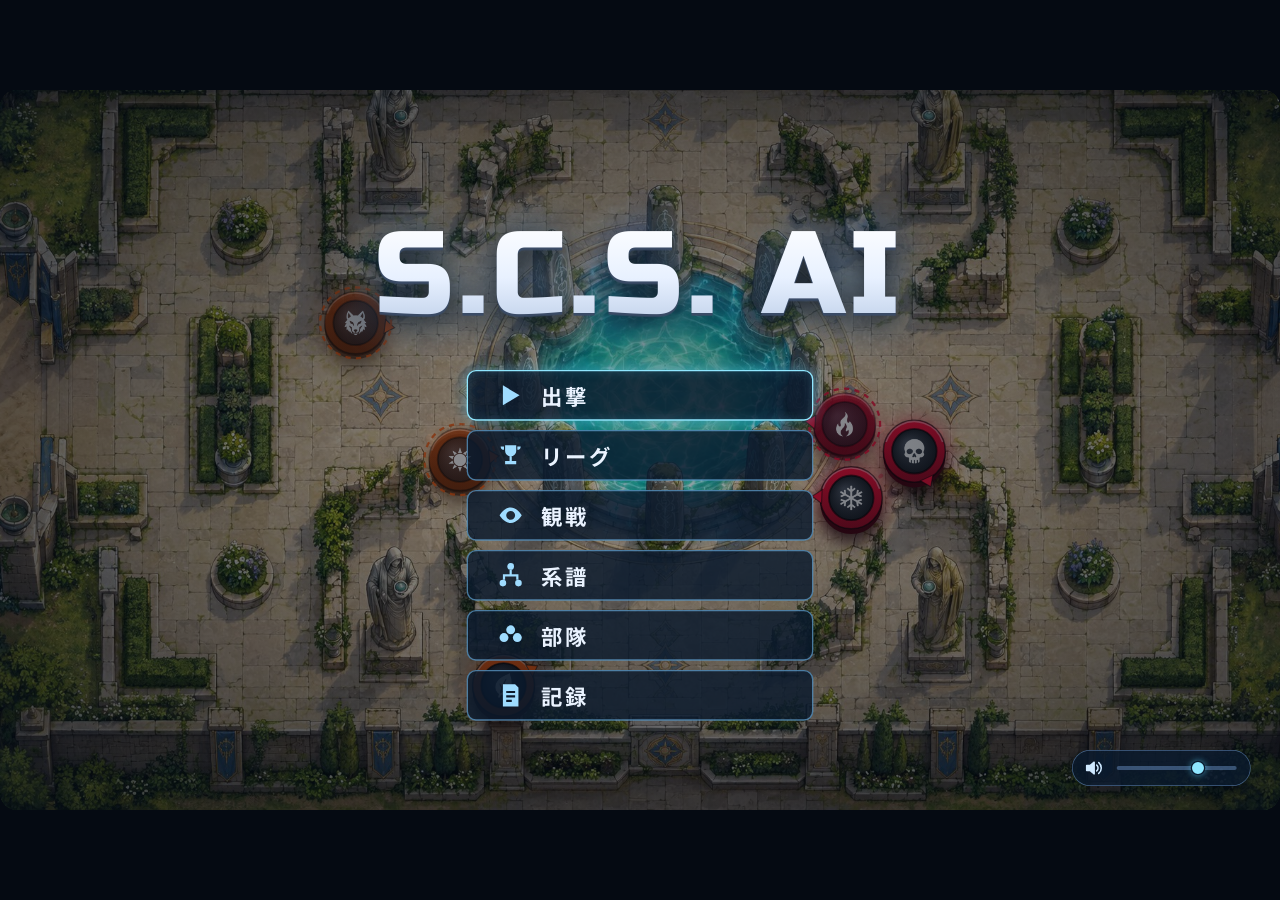
<file: index.html>
<!doctype html>
<html lang="ja">
<!-- 自動生成：tools/make_root.js（元は v2/index.html）。直接直さない -->
<head>
<meta charset="utf-8">
<script>if (/[?&]r=/.test(location.search)) location.replace("classic.html" + location.search);</script>
<base href="v2/">
<link rel="manifest" href="../manifest.webmanifest">
<meta name="viewport" content="width=device-width,initial-scale=1">
<title>S.C.S. AI</title>
<!-- v2（Obsidian [[v2ゲーム設計]]）。戦闘エンジンは js/squad3.js（旧版の js/squad.js から分けた v2 用。Obsidian [[AI思考エンジン設計]]） -->
<link rel="preconnect" href="https://fonts.googleapis.com">
<link rel="preconnect" href="https://fonts.gstatic.com" crossorigin>
<link rel="stylesheet" href="https://fonts.googleapis.com/css2?family=Russo+One&family=Noto+Sans+JP:wght@500;700;900&display=swap" media="print" onload="this.media='all'">
<link rel="stylesheet" href="v2.css?b=1012v">
</head>
<body>
<div id="stage">

  <!-- タイトル -->
  <section id="scTitle" class="sc on">
    <canvas class="cv-full" id="cvTitle"></canvas>
    <div class="dim"></div>
    <div class="t-logo">S.C.S. AI</div>
    <nav class="t-menu">
      <button class="mbtn hot" data-go="prep"><span class="ic ic-go"></span>出撃</button>
      <button class="mbtn" data-go="league"><span class="ic ic-league"></span>リーグ</button>
      <button class="mbtn" data-go="spec"><span class="ic ic-eye"></span>観戦</button>
      <button class="mbtn" data-go="line"><span class="ic ic-line"></span>系譜</button>
      <button class="mbtn" data-go="squad"><span class="ic ic-squad"></span>部隊</button>
      <button class="mbtn" data-go="records"><span class="ic ic-rec"></span>記録</button>
    </nav>
    <div class="t-vol" id="tVol">
      <button class="vmute" id="volMute" aria-label="音量"><svg viewBox="0 0 24 24" width="30" height="30"><path class="vsp" d="M4 9v6h4l5 4V5L8 9H4z"/><path class="vw1" d="M16 8.5a4.5 4.5 0 0 1 0 7"/><path class="vw2" d="M18.5 5.5a8.5 8.5 0 0 1 0 13"/><path class="vx" d="M16 9l5 6M21 9l-5 6"/></svg></button>
      <input type="range" id="volRange" min="0" max="100" step="1">
    </div>
  </section>

  <!-- 部隊 -->
  <section id="scSquad" class="sc">
    <div class="bgmap"></div>
    <header class="hd"><span class="hd-logo">S.C.S. AI</span><span class="hd-title">部隊</span></header>
    <div class="sq-cards" id="sqCards"></div>
    <div class="foot">
      <button class="btn" data-go="title">タイトルへ</button>
      <button class="btn hot" id="sqNext" data-go="prep">出撃準備へ</button>
    </div>
  </section>

  <!-- 性格を決める（キービジュ案8-1＋8-2の一行） -->
  <section id="scEdit" class="sc">
    <div class="bgmap"></div>
    <header class="hd"><span class="hd-logo">S.C.S. AI</span></header>
    <div class="pnl ed-left">
      <canvas id="cvCore"></canvas>
      <button class="emb-btn" id="edEmb" title="紋章"><svg viewBox="0 0 48 48"><path d="M24 6 L39 12 V24 C39 33 32 39 24 42 C16 39 9 33 9 24 V12 Z"/><path d="M17 24 L22 29 L31 19"/></svg></button>
      <div class="emb-pick" id="edPick"></div>
      <input class="ed-name" id="edName" maxlength="10" spellcheck="false" autocomplete="off">
      <div class="ed-body">
        <div class="ed-hp"><span>HP</span><b id="edHp">0</b></div>
        <div class="ed-weaps weaps" id="edWeaps"></div>
      </div>
    </div>
    <div class="pnl ed-right" id="edRows"></div>
    <div class="foot foot-ed"><button class="btn" data-go="squad">部隊へ戻る</button></div>
  </section>

  <!-- 出撃準備 -->
  <section id="scPrep" class="sc">
    <div class="bgmap"></div>
    <header class="hd"><span class="hd-logo">S.C.S. AI</span><span class="hd-title">出撃準備</span></header>
    <div class="pnl pr-list" id="rvList"></div>
    <div class="pnl pr-detail">
      <div class="rv-head"><div class="rv-name" id="rvName"></div><div class="rv-rec" id="rvRec"></div></div>
      <div class="rv-maker" id="rvMaker"></div>
      <div class="rv-flavor" id="rvFlavor"></div>
      <div class="rv-mid"><div class="rv-tokens" id="rvTokens"></div><div class="rv-scout" id="rvScout"></div></div>
      <div class="pr-row pr-arena"><div class="pr-lbl">戦場</div><div class="acards" id="pArena"></div></div>
      <div class="pr-row pr-plan"><div class="pr-lbl">作戦</div><div class="plan" id="pPlan"></div></div>
    </div>
    <div class="foot">
      <button class="btn" data-go="title">タイトルへ</button>
      <button class="btn" data-go="squad">部隊へ</button>
      <button class="btn hot big" id="pGo">送り出す</button>
    </div>
  </section>

  <!-- リーグ（あなた＋ライバル7部隊の総当たり）-->
  <section id="scLeague" class="sc">
    <div class="bgmap"></div>
    <header class="hd"><span class="hd-logo">S.C.S. AI</span><span class="hd-title">リーグ</span><span class="lg-season" id="lgSeason"></span></header>
    <div class="pnl lg-table" id="lgTable"></div>
    <div class="pnl lg-side" id="lgSide"></div>
    <div class="foot">
      <button class="btn" data-go="title">タイトルへ</button>
      <button class="btn" data-go="squad" id="lgSquad">部隊へ</button>
      <button class="btn sm" id="lgReset">最初から</button>
      <button class="btn hot big" id="lgGo">試合へ</button>
    </div>
  </section>

  <!-- 系譜（12体の世代交代を眺める）-->
  <section id="scLine" class="sc">
    <div class="bgmap"></div>
    <header class="hd"><span class="hd-logo">S.C.S. AI</span><span class="hd-title">系譜</span><span class="ln-gen" id="lnGen"></span></header>
    <div class="pnl ln-tree" id="lnTree"><canvas id="cvTree"></canvas><div class="ln-pop" id="lnPop"></div></div>
    <div class="pnl ln-blood" id="lnBlood"></div>
    <div class="foot">
      <button class="btn" data-go="title">タイトルへ</button>
      <button class="btn sm" id="lnReset">最初から</button>
      <button class="btn sm" id="lnFive">×5</button>
      <button class="btn hot big" id="lnNext">次の世代へ</button>
    </div>
  </section>

  <!-- 観戦の準備（ライバル同士・記録に残らない）-->
  <section id="scSpec" class="sc">
    <div class="bgmap"></div>
    <header class="hd"><span class="hd-logo">S.C.S. AI</span><span class="hd-title">観戦</span></header>
    <div class="pnl sp-side sp-a" id="spA"></div>
    <div class="sp-vs">VS</div>
    <div class="pnl sp-side sp-b" id="spB"></div>
    <div class="pnl sp-opt">
      <div class="pr-lbl">戦場</div><div class="acards sp-arenas" id="sArena"></div>
    </div>
    <div class="foot">
      <button class="btn" data-go="title">タイトルへ</button>
      <button class="btn hot big" id="sGo">観戦する</button>
    </div>
  </section>

  <!-- 観戦 -->
  <section id="scWatch" class="sc">
    <div class="w-side"></div>
    <canvas id="cvWatch"></canvas>
    <div class="glass"></div>
    <header class="w-logo"><div class="w-logo-main">S.C.S. AI</div></header>
    <div class="pnl w-battle"><div class="w-vs" id="wVs"></div><div class="w-sub" id="wSub"></div></div>
    <div class="pnl w-hud"><div class="hu-turn">ターン<b id="cT">0</b></div><div class="hu-row" id="huP"></div><div class="hu-row" id="huC"></div></div>
    <div class="pnl w-mini"><canvas id="cvMini"></canvas></div>
    <div class="pnl w-btns">
      <button id="wPause" class="bt bt-cyan" title="一時停止"><svg viewBox="0 0 48 48"><path id="icPause" d="M17 13 V35 M31 13 V35"/></svg></button>
      <button id="wSpeed" class="bt bt-red" title="速度"><span id="wSpd">×1</span></button>
      <button id="wBub" class="bt bt-blue on" title="吹き出し"><svg viewBox="0 0 48 48"><path d="M10 12 H38 V30 H24 L16 37 V30 H10 Z"/><path d="M20 19 H28 M24 19 V24"/></svg></button>
      <button id="wFocus" class="bt bt-ice" title="注目を切り替える"><svg viewBox="0 0 48 48"><circle cx="24" cy="24" r="11"/><path d="M24 6 V14 M24 34 V42 M6 24 H14 M34 24 H42"/></svg></button>
      <button id="wSkip" class="bt bt-gold" title="結果へ"><svg viewBox="0 0 48 48"><path d="M12 13 L26 24 L12 35 Z M26 13 L40 24 L26 35 Z"/></svg></button>
    </div>
    <div class="pnl w-focus">
      <div class="tk tk-lg" id="fTk"><img alt=""></div>
      <div class="f-mid">
        <div class="f-name"><span id="fName">—</span><small id="fWord"></small></div>
        <div class="bar"><i class="hp" id="fHp"></i><em id="fHpT"></em></div>
        <div class="f-why" id="fWhy"></div>
      </div>
      <div class="f-act" id="fAct">待機</div>
    </div>
    <div class="pnl w-think" id="wThink"></div>
    <div class="w-end" id="wEnd"><div class="w-end-main" id="wEndMain"></div></div>
  </section>

  <!-- 結果とハイライト -->
  <section id="scResult" class="sc">
    <div class="bgmap"></div>
    <header class="hd"><span class="hd-logo">S.C.S. AI</span></header>
    <div class="rs-banner" id="rsBanner"></div>
    <div class="rs-verdict" id="rsVerdict"></div>
    <div class="rs-cards" id="rsCards"></div>
    <div class="pnl rs-strip" id="rsStrip"></div>
    <div class="pnl rs-after" id="rsAfter"></div>
    <div class="foot">
      <button class="btn" data-go="title">タイトルへ</button>
      <button class="btn" data-go="squad" id="rsSquad">部隊へ</button>
      <button class="btn hot" id="rsAgain">もう一度</button>
    </div>
  </section>

  <!-- なぜ、そう動いた？ -->
  <section id="scWhy" class="sc">
    <div class="bgmap"></div>
    <header class="hd why-hd"><span class="why-bar"></span><span class="why-title">なぜ、そう動いた？</span><span class="hd-logo r">S.C.S. AI</span></header>
    <div class="pnl why-map"><canvas id="cvWhy"></canvas></div>
    <div class="pnl why-side" id="whySide"></div>
    <div class="pnl why-tl">
      <button class="bt bt-cyan sm" id="whyPlay"><svg viewBox="0 0 48 48"><path id="icWhyPlay" d="M16 12 L36 24 L16 36 Z"/></svg></button>
      <input type="range" id="whyRange" min="0" max="1" value="0">
      <div class="why-turn" id="whyTurn"></div>
      <button class="btn" id="whyBack">結果へ戻る</button>
    </div>
  </section>

  <!-- 記録 -->
  <section id="scRecords" class="sc">
    <div class="bgmap"></div>
    <header class="hd"><span class="hd-logo">S.C.S. AI</span><span class="hd-title">記録</span></header>
    <div class="pnl rec-table" id="recTable"></div>
    <div class="foot"><button class="btn" data-go="title">タイトルへ</button></div>
  </section>

</div>

<script src="../js/rng.js"></script>
<script src="../js/data.js"></script>
<script src="../js/derive.js"></script>
<script src="js/squad3.js?b=1012v"></script>
<script src="js/makers.js?b=1012v"></script>
<script src="js/world.js?b=1012v"></script>
<script src="js/plan.js?b=1012v"></script>
<script src="js/store.js?b=1012v"></script>
<script src="js/audio.js?b=1012v"></script>
<script src="js/board.js?b=1012v"></script>
<script src="js/runner.js?b=1012v"></script>
<script src="js/insight.js?b=1012v"></script>
<script src="js/mind.js?b=1012v"></script>
<script src="js/league.js?b=1012v"></script>
<script src="js/lineage2.js?b=1012v"></script>
<script src="js/app.js?b=1012v"></script>
<script>if ("serviceWorker" in navigator && /^https?:/.test(location.protocol)) navigator.serviceWorker.register("../sw.js", { scope: "../" }).catch(function () {});</script>
</body>
</html>
</file>
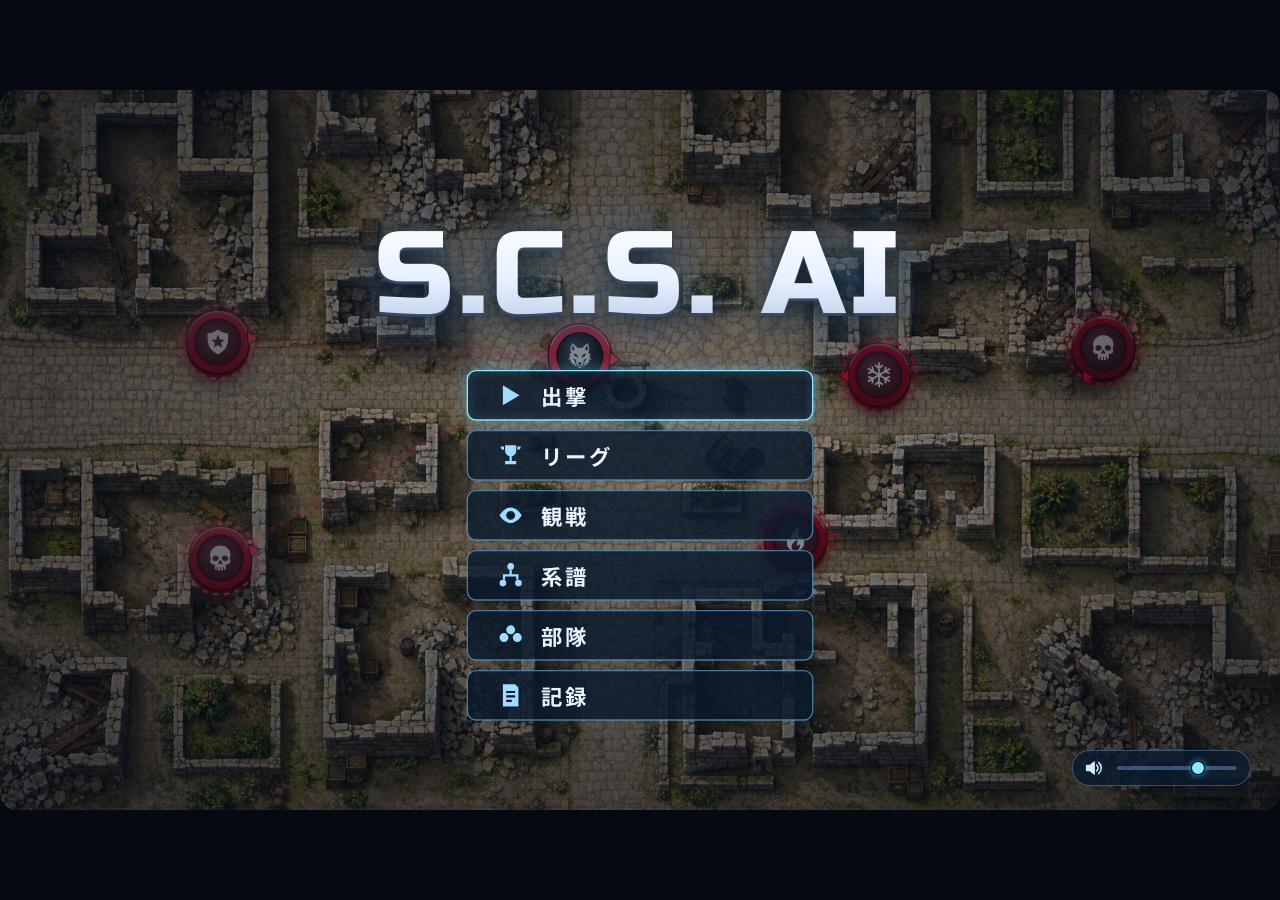
<file: v2/index.html>
<!doctype html>
<html lang="ja">
<head>
<meta charset="utf-8">
<meta name="viewport" content="width=device-width,initial-scale=1">
<title>S.C.S. AI</title>
<!-- v2（Obsidian [[v2ゲーム設計]]）。戦闘エンジンは js/squad3.js（旧版の js/squad.js から分けた v2 用。Obsidian [[AI思考エンジン設計]]） -->
<link rel="preconnect" href="https://fonts.googleapis.com">
<link rel="preconnect" href="https://fonts.gstatic.com" crossorigin>
<link rel="stylesheet" href="https://fonts.googleapis.com/css2?family=Russo+One&family=Noto+Sans+JP:wght@500;700;900&display=swap" media="print" onload="this.media='all'">
<link rel="stylesheet" href="v2.css?b=1012v">
</head>
<body>
<div id="stage">

  <!-- タイトル -->
  <section id="scTitle" class="sc on">
    <canvas class="cv-full" id="cvTitle"></canvas>
    <div class="dim"></div>
    <div class="t-logo">S.C.S. AI</div>
    <nav class="t-menu">
      <button class="mbtn hot" data-go="prep"><span class="ic ic-go"></span>出撃</button>
      <button class="mbtn" data-go="league"><span class="ic ic-league"></span>リーグ</button>
      <button class="mbtn" data-go="spec"><span class="ic ic-eye"></span>観戦</button>
      <button class="mbtn" data-go="line"><span class="ic ic-line"></span>系譜</button>
      <button class="mbtn" data-go="squad"><span class="ic ic-squad"></span>部隊</button>
      <button class="mbtn" data-go="records"><span class="ic ic-rec"></span>記録</button>
    </nav>
    <div class="t-vol" id="tVol">
      <button class="vmute" id="volMute" aria-label="音量"><svg viewBox="0 0 24 24" width="30" height="30"><path class="vsp" d="M4 9v6h4l5 4V5L8 9H4z"/><path class="vw1" d="M16 8.5a4.5 4.5 0 0 1 0 7"/><path class="vw2" d="M18.5 5.5a8.5 8.5 0 0 1 0 13"/><path class="vx" d="M16 9l5 6M21 9l-5 6"/></svg></button>
      <input type="range" id="volRange" min="0" max="100" step="1">
    </div>
  </section>

  <!-- 部隊 -->
  <section id="scSquad" class="sc">
    <div class="bgmap"></div>
    <header class="hd"><span class="hd-logo">S.C.S. AI</span><span class="hd-title">部隊</span></header>
    <div class="sq-cards" id="sqCards"></div>
    <div class="foot">
      <button class="btn" data-go="title">タイトルへ</button>
      <button class="btn hot" id="sqNext" data-go="prep">出撃準備へ</button>
    </div>
  </section>

  <!-- 性格を決める（キービジュ案8-1＋8-2の一行） -->
  <section id="scEdit" class="sc">
    <div class="bgmap"></div>
    <header class="hd"><span class="hd-logo">S.C.S. AI</span></header>
    <div class="pnl ed-left">
      <canvas id="cvCore"></canvas>
      <button class="emb-btn" id="edEmb" title="紋章"><svg viewBox="0 0 48 48"><path d="M24 6 L39 12 V24 C39 33 32 39 24 42 C16 39 9 33 9 24 V12 Z"/><path d="M17 24 L22 29 L31 19"/></svg></button>
      <div class="emb-pick" id="edPick"></div>
      <input class="ed-name" id="edName" maxlength="10" spellcheck="false" autocomplete="off">
      <div class="ed-body">
        <div class="ed-hp"><span>HP</span><b id="edHp">0</b></div>
        <div class="ed-weaps weaps" id="edWeaps"></div>
      </div>
    </div>
    <div class="pnl ed-right" id="edRows"></div>
    <div class="foot foot-ed"><button class="btn" data-go="squad">部隊へ戻る</button></div>
  </section>

  <!-- 出撃準備 -->
  <section id="scPrep" class="sc">
    <div class="bgmap"></div>
    <header class="hd"><span class="hd-logo">S.C.S. AI</span><span class="hd-title">出撃準備</span></header>
    <div class="pnl pr-list" id="rvList"></div>
    <div class="pnl pr-detail">
      <div class="rv-head"><div class="rv-name" id="rvName"></div><div class="rv-rec" id="rvRec"></div></div>
      <div class="rv-maker" id="rvMaker"></div>
      <div class="rv-flavor" id="rvFlavor"></div>
      <div class="rv-mid"><div class="rv-tokens" id="rvTokens"></div><div class="rv-scout" id="rvScout"></div></div>
      <div class="pr-row pr-arena"><div class="pr-lbl">戦場</div><div class="acards" id="pArena"></div></div>
      <div class="pr-row pr-plan"><div class="pr-lbl">作戦</div><div class="plan" id="pPlan"></div></div>
    </div>
    <div class="foot">
      <button class="btn" data-go="title">タイトルへ</button>
      <button class="btn" data-go="squad">部隊へ</button>
      <button class="btn hot big" id="pGo">送り出す</button>
    </div>
  </section>

  <!-- リーグ（あなた＋ライバル7部隊の総当たり）-->
  <section id="scLeague" class="sc">
    <div class="bgmap"></div>
    <header class="hd"><span class="hd-logo">S.C.S. AI</span><span class="hd-title">リーグ</span><span class="lg-season" id="lgSeason"></span></header>
    <div class="pnl lg-table" id="lgTable"></div>
    <div class="pnl lg-side" id="lgSide"></div>
    <div class="foot">
      <button class="btn" data-go="title">タイトルへ</button>
      <button class="btn" data-go="squad" id="lgSquad">部隊へ</button>
      <button class="btn sm" id="lgReset">最初から</button>
      <button class="btn hot big" id="lgGo">試合へ</button>
    </div>
  </section>

  <!-- 系譜（12体の世代交代を眺める）-->
  <section id="scLine" class="sc">
    <div class="bgmap"></div>
    <header class="hd"><span class="hd-logo">S.C.S. AI</span><span class="hd-title">系譜</span><span class="ln-gen" id="lnGen"></span></header>
    <div class="pnl ln-tree" id="lnTree"><canvas id="cvTree"></canvas><div class="ln-pop" id="lnPop"></div></div>
    <div class="pnl ln-blood" id="lnBlood"></div>
    <div class="foot">
      <button class="btn" data-go="title">タイトルへ</button>
      <button class="btn sm" id="lnReset">最初から</button>
      <button class="btn sm" id="lnFive">×5</button>
      <button class="btn hot big" id="lnNext">次の世代へ</button>
    </div>
  </section>

  <!-- 観戦の準備（ライバル同士・記録に残らない）-->
  <section id="scSpec" class="sc">
    <div class="bgmap"></div>
    <header class="hd"><span class="hd-logo">S.C.S. AI</span><span class="hd-title">観戦</span></header>
    <div class="pnl sp-side sp-a" id="spA"></div>
    <div class="sp-vs">VS</div>
    <div class="pnl sp-side sp-b" id="spB"></div>
    <div class="pnl sp-opt">
      <div class="pr-lbl">戦場</div><div class="acards sp-arenas" id="sArena"></div>
    </div>
    <div class="foot">
      <button class="btn" data-go="title">タイトルへ</button>
      <button class="btn hot big" id="sGo">観戦する</button>
    </div>
  </section>

  <!-- 観戦 -->
  <section id="scWatch" class="sc">
    <div class="w-side"></div>
    <canvas id="cvWatch"></canvas>
    <div class="glass"></div>
    <header class="w-logo"><div class="w-logo-main">S.C.S. AI</div></header>
    <div class="pnl w-battle"><div class="w-vs" id="wVs"></div><div class="w-sub" id="wSub"></div></div>
    <div class="pnl w-hud"><div class="hu-turn">ターン<b id="cT">0</b></div><div class="hu-row" id="huP"></div><div class="hu-row" id="huC"></div></div>
    <div class="pnl w-mini"><canvas id="cvMini"></canvas></div>
    <div class="pnl w-btns">
      <button id="wPause" class="bt bt-cyan" title="一時停止"><svg viewBox="0 0 48 48"><path id="icPause" d="M17 13 V35 M31 13 V35"/></svg></button>
      <button id="wSpeed" class="bt bt-red" title="速度"><span id="wSpd">×1</span></button>
      <button id="wBub" class="bt bt-blue on" title="吹き出し"><svg viewBox="0 0 48 48"><path d="M10 12 H38 V30 H24 L16 37 V30 H10 Z"/><path d="M20 19 H28 M24 19 V24"/></svg></button>
      <button id="wFocus" class="bt bt-ice" title="注目を切り替える"><svg viewBox="0 0 48 48"><circle cx="24" cy="24" r="11"/><path d="M24 6 V14 M24 34 V42 M6 24 H14 M34 24 H42"/></svg></button>
      <button id="wSkip" class="bt bt-gold" title="結果へ"><svg viewBox="0 0 48 48"><path d="M12 13 L26 24 L12 35 Z M26 13 L40 24 L26 35 Z"/></svg></button>
    </div>
    <div class="pnl w-focus">
      <div class="tk tk-lg" id="fTk"><img alt=""></div>
      <div class="f-mid">
        <div class="f-name"><span id="fName">—</span><small id="fWord"></small></div>
        <div class="bar"><i class="hp" id="fHp"></i><em id="fHpT"></em></div>
        <div class="f-why" id="fWhy"></div>
      </div>
      <div class="f-act" id="fAct">待機</div>
    </div>
    <div class="pnl w-think" id="wThink"></div>
    <div class="w-end" id="wEnd"><div class="w-end-main" id="wEndMain"></div></div>
  </section>

  <!-- 結果とハイライト -->
  <section id="scResult" class="sc">
    <div class="bgmap"></div>
    <header class="hd"><span class="hd-logo">S.C.S. AI</span></header>
    <div class="rs-banner" id="rsBanner"></div>
    <div class="rs-verdict" id="rsVerdict"></div>
    <div class="rs-cards" id="rsCards"></div>
    <div class="pnl rs-strip" id="rsStrip"></div>
    <div class="pnl rs-after" id="rsAfter"></div>
    <div class="foot">
      <button class="btn" data-go="title">タイトルへ</button>
      <button class="btn" data-go="squad" id="rsSquad">部隊へ</button>
      <button class="btn hot" id="rsAgain">もう一度</button>
    </div>
  </section>

  <!-- なぜ、そう動いた？ -->
  <section id="scWhy" class="sc">
    <div class="bgmap"></div>
    <header class="hd why-hd"><span class="why-bar"></span><span class="why-title">なぜ、そう動いた？</span><span class="hd-logo r">S.C.S. AI</span></header>
    <div class="pnl why-map"><canvas id="cvWhy"></canvas></div>
    <div class="pnl why-side" id="whySide"></div>
    <div class="pnl why-tl">
      <button class="bt bt-cyan sm" id="whyPlay"><svg viewBox="0 0 48 48"><path id="icWhyPlay" d="M16 12 L36 24 L16 36 Z"/></svg></button>
      <input type="range" id="whyRange" min="0" max="1" value="0">
      <div class="why-turn" id="whyTurn"></div>
      <button class="btn" id="whyBack">結果へ戻る</button>
    </div>
  </section>

  <!-- 記録 -->
  <section id="scRecords" class="sc">
    <div class="bgmap"></div>
    <header class="hd"><span class="hd-logo">S.C.S. AI</span><span class="hd-title">記録</span></header>
    <div class="pnl rec-table" id="recTable"></div>
    <div class="foot"><button class="btn" data-go="title">タイトルへ</button></div>
  </section>

</div>

<script src="../js/rng.js"></script>
<script src="../js/data.js"></script>
<script src="../js/derive.js"></script>
<script src="js/squad3.js?b=1012v"></script>
<script src="js/makers.js?b=1012v"></script>
<script src="js/world.js?b=1012v"></script>
<script src="js/plan.js?b=1012v"></script>
<script src="js/store.js?b=1012v"></script>
<script src="js/audio.js?b=1012v"></script>
<script src="js/board.js?b=1012v"></script>
<script src="js/runner.js?b=1012v"></script>
<script src="js/insight.js?b=1012v"></script>
<script src="js/mind.js?b=1012v"></script>
<script src="js/league.js?b=1012v"></script>
<script src="js/lineage2.js?b=1012v"></script>
<script src="js/app.js?b=1012v"></script>
</body>
</html>
</file>
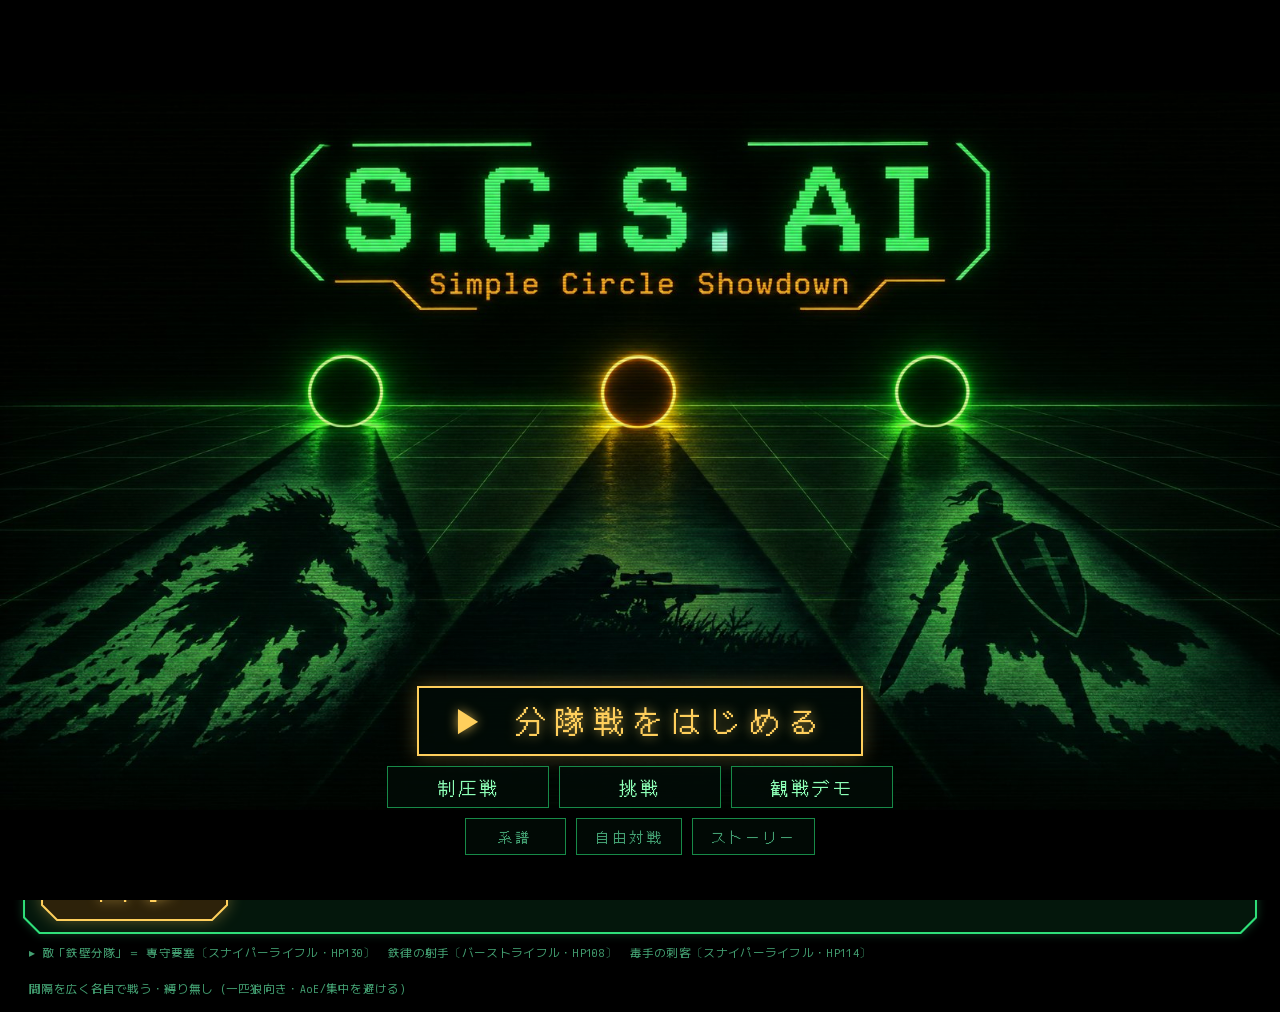
<file: classic.html>
<!doctype html>
<html lang="ja">
<head>
  <meta charset="utf-8" />
  <meta name="viewport" content="width=device-width, initial-scale=1, viewport-fit=cover" />
  <meta name="theme-color" content="#080b10" />
  <link rel="manifest" href="manifest.webmanifest" />
  <link rel="icon" type="image/png" sizes="192x192" href="icon-192.png" />
  <link rel="apple-touch-icon" href="icon-192.png" />
  <title>S.C.S. AI — Simple Circle Showdown</title>
  <link rel="preconnect" href="https://fonts.googleapis.com" />
  <link rel="preconnect" href="https://fonts.gstatic.com" crossorigin />
  <link rel="stylesheet" href="https://fonts.googleapis.com/css2?family=DotGothic16&family=M+PLUS+1+Code:wght@400;600;700&display=swap" media="print" onload="this.media='all'" />
  <link rel="stylesheet" href="style.css?v=1011b" />
</head>
<body class="kv">
  <div class="app">
    <header class="app-head">
      <button id="btnHelp" class="help-btn" title="遊び方をもう一度見る">？</button>
      <h1>S.C.S.<span class="ai">AI</span><span class="ver">build 1011b</span></h1>
      <div class="sub">SIMPLE CIRCLE SHOWDOWN · 人格を設計して観戦するオートバトラー</div>
    </header>

    <nav class="mode-bar" id="modeBar">
      <button id="tabLineage" class="mtab active">系譜</button>
      <button id="tabSquad" class="mtab">分隊戦</button>
      <button id="tabFree" class="mtab">自由対戦</button>
      <button id="tabStory" class="mtab">ストーリー</button>
      <button class="mtab mtab-title" data-go="title" type="button">タイトルへ</button>
    </nav>

    <section id="storyHome" class="story hidden"></section>
    <section id="storyScout" class="story hidden"></section>

    <section class="stage" id="stage">
      <div class="stage-top">
        <span class="chips-left"><span class="arena-chip" id="arenaChip">—</span><span class="mod-chip" id="modChip"></span></span>
        <span class="turn-chip" id="turnInfo">TURN 0</span>
      </div>

      <!-- 2D上空ミニマップ（CRTレーダー調） -->
      <div class="track-wrap">
        <canvas id="mini" class="mini"></canvas>
        <div class="track-foot">
          <span class="lg p">● YOU</span>
          <span class="dist" id="distNum">距離 —</span>
          <span class="lg c">CPU ●</span>
        </div>
      </div>

      <!-- ユニットカード -->
      <div class="cards">
        <div class="ucard plr" id="cardP">
          <div class="uc-top"><span class="uc-name" id="nameP">YOU</span><span class="uc-weap" id="weapP"></span></div>
          <div class="hp-row"><div class="hpbar"><i id="hpfP"></i></div><span class="hp-num" id="hpnP">—</span></div>
          <div class="sta-row"><span class="sta-lbl">気力</span><div class="stabar"><i id="staP"></i></div></div>
          <div class="sta-row res-row" id="resRowP"><span class="sta-lbl">気迫</span><div class="stabar resbar"><i id="resP"></i></div></div>
          <div class="chips" id="chipsP"></div>
        </div>
        <div class="ucard cpu" id="cardC">
          <div class="uc-top"><span class="uc-name" id="nameC">CPU</span><span class="uc-weap" id="weapC"></span></div>
          <div class="hp-row"><div class="hpbar"><i id="hpfC"></i></div><span class="hp-num" id="hpnC">—</span></div>
          <div class="sta-row"><span class="sta-lbl">気力</span><div class="stabar"><i id="staC"></i></div></div>
          <div class="sta-row res-row" id="resRowC"><span class="sta-lbl">気迫</span><div class="stabar resbar"><i id="resC"></i></div></div>
          <div class="chips" id="chipsC"></div>
        </div>
      </div>

      <!-- 流れ（モメンタム） -->
      <div class="mo-wrap">
        <span class="mo-end p">YOU</span>
        <div class="mo"><span class="mo-c"></span><i id="moFill"></i></div>
        <span class="mo-end c">CPU</span>
        <span class="mo-lbl">流れ</span>
      </div>

      <!-- 戦闘ログ -->
      <div class="logwrap"><div id="log" class="log"></div></div>

      <div class="controls">
        <button id="btnNext" class="btn">▶ 次の手</button>
        <button id="btnAuto" class="btn primary">▶ 自動実行</button>
        <button id="btnParams" class="btn ghost">戦闘分析</button>
      </div>
    </section>

    <section id="storyResult" class="story hidden"></section>

    <!-- ===== 系譜モード（新主役）：個体群の世代交代を観察する ===== -->
    <section id="lineage" class="lineage hidden">
      <div id="lnGenesis">
        <h3>個体群を興す<span class="h3-sub">12体の個体群を始め、世代を重ねさせて眺める。勝敗でなく——何が生き残るかを見る。</span></h3>
        <p class="hint">最大3体まで、始祖を手動で設計できる（残りはランダム）。環境は世代ごとに変わり、あなたは選ばない。世代を進めるたびに、群れの気質がどう動くかだけを見る。</p>
        <div id="lnFounderRoster" class="sq-roster"></div>
        <div id="lnFounderTabs" class="sq-editing"></div>
        <div id="lnBuildCard" class="build-card"></div>
        <div id="lnDials" class="macros"></div>
        <div class="cfg-foot" id="lnFoot">
          <button id="lnAddFounder" class="btn ghost" type="button">＋ 始祖を追加（最大3体）</button>
          <button id="lnRemoveFounder" class="btn ghost" type="button">− 始祖を減らす</button>
          <button id="lnBegin" class="btn primary big" type="button">個体群を興す</button>
        </div>
      </div>
      <div id="lnRun" class="hidden">
        <div class="stage-top">
          <span class="chips-left"><span class="arena-chip" id="lnGenChip">世代 0</span><span class="mod-chip" id="lnEnvChip"></span></span>
          <button id="lnReset" class="btn ghost small" type="button">個体群をやめる</button>
        </div>
        <div id="lnPopPanel" class="camp-info"></div>
        <div id="lnEventsPanel" class="chal-card ln-events"></div>
        <div class="controls">
          <button id="lnNextGen" class="btn primary" type="button">▶ 次の世代へ</button>
          <button id="lnWildcard" class="btn ghost" type="button">刺客を投入</button>
          <button id="lnToggleLog" class="btn ghost" type="button">▸ 見出し戦の詳細</button>
        </div>
        <div id="lnHeadlineWrap" class="logwrap hidden"><div id="lnHeadline" class="log"></div></div>
        <div id="lnWildcardWrap" class="hidden">
          <div id="lnWcBuildCard" class="build-card"></div>
          <div id="lnWcDials" class="macros"></div>
          <button id="lnWcConfirm" class="btn primary" type="button">この刺客を投入</button>
          <button id="lnWcCancel" class="btn ghost" type="button">やめる</button>
        </div>
      </div>
    </section>

    <!-- ===== 分隊戦モード（メインのゲーム）＝キービジュに寄せた全画面3枚：分隊編成→観戦→結果 [[分隊戦設計]]§15 ===== -->
    <section id="squad" class="squad hidden">
      <!-- ── 分隊編成（キービジュ案1） ── -->
      <div id="squadDesign" class="kv-screen kv-design">
        <div class="kvd-top">
          <div class="kv-tab kv-frame"><span>分隊編成</span></div>
          <div class="kvd-mode"><span id="sqModeLabel">模擬戦</span><button id="sqStageBtn" class="kv-mini hidden" type="button">ステージ</button></div>
          <div class="kvd-tools">
            <button id="sqAxTog" class="kv-mini" type="button">軸の意味</button>
            <button id="sqPredict" class="kv-mini" type="button" title="現在の編成×条件で固定20戦の決定論推定">勝率試算</button>
            <button id="sqCodeCopy" class="kv-mini" type="button" title="この分隊（3体の人格＋隊形）を短いコードにして共有できる">分隊コード</button>
            <button id="sqCodeLoad" class="kv-mini" type="button" title="共有された分隊コード（S1…）を読み込んで編成を再現">コード読込</button>
            <button id="sqRecords" class="kv-mini" type="button" title="総合戦績・戦士別通算・データの書き出し">戦績</button>
            <button class="kv-mini kv-menu" data-go="title" type="button">≡ メニュー</button>
          </div>
          <div class="kvd-count kv-frame"><span>3 / 3</span></div>
        </div>
        <div id="sqAxHelp" class="kv-pop sq-axhelp-body hidden"></div>
        <div id="sqRecordsPanel" class="kv-pop rec-panel hidden"></div>
        <div id="sqPredictWrap" class="kv-pop predict hidden" aria-live="polite"></div>
        <div id="sqCamp" class="kv-pop sq-camp hidden"><div id="sqCampStrip" class="camp-strip"></div><div id="sqCampInfo" class="camp-info"></div></div>
        <div id="sqChal" class="kv-pop sq-camp hidden"><div id="sqChalInfo" class="chal-wrap"></div></div>
        <div id="sqCols" class="sq-cols kv-frame"></div>
        <div class="sq-foot kv-frame" id="sqFoot">
          <div id="sqRoleBal" class="sq-rolebal"></div>
          <div class="sq-flds">
            <label class="fld">戦場<select id="sqArena"></select></label>
            <label class="fld">戦況<select id="sqMod"></select></label>
            <label class="fld">隊形<select id="sqForm"></select></label>
            <label class="fld">敵分隊<select id="sqCpu"></select></label>
          </div>
          <button id="sqRematch" class="kv-mini" type="button" style="display:none" title="戦場・戦況・敵・隊形・乱数を固定したまま、設計だけ変えて同じ戦いをやり直す">↻ 同条件で再戦</button>
          <button id="sqSortie" class="kv-go kv-frame" type="button"><span>出撃</span></button>
        </div>
        <div class="sq-subline"><span id="sqCpuHint"></span><span id="sqFormHint"></span></div>
      </div>

      <!-- ── 観戦（キービジュ案2） ── -->
      <div id="squadStage" class="kv-screen kv-battle hidden">
        <div class="sq-battle">
          <div class="sqb-map kv-frame">
            <div class="sqb-maptop"><span class="arena-chip" id="sqArenaChip">—</span><span class="mod-chip" id="sqModChip"></span><span class="mod-chip" id="sqFormChip" style="display:none"></span></div>
            <div class="sqb-canvas"><canvas id="miniSquad" class="mini big" data-big="1"></canvas></div>
            <div id="sqKey" class="kv-pop screen-key hidden">
              <div class="key-col"><b>戦場の見方</b><span>丸＝各戦士（番号）　短い線＝向き　丸を囲む弧＝残りHP</span><span>点線＝狙う相手（切れ切れ＝遮蔽で射線なし）</span><span>黄色の輪＝集中砲火を浴びている　X＝撃破</span><span>建物・岩＝遮蔽（撃たれると崩れ、壊れると瓦礫になる）</span><span>扇＝視界（中に敵が入り射線が通れば発見）</span><span>薄い丸＝まだ敵に発見されていない（気配を消す）</span><span>茂み・沼地・瓦礫・高所・溶岩＝立つと効果（溶岩は焼かれる）</span><span>光の筋・ビーム＝射撃・必殺の着弾</span></div>
              <div class="key-col"><b>戦法ラベル</b><span>盾＝火力を引きつける前衛　かばう＝身代わり</span><span>集中＝集中砲火　剝がし＝後衛を守る</span><span>索敵＝敵を探す　詰め・攻勢＝前へ　様子見＝牽制</span><span>退避・立て直し＝引いて立て直す</span><span>射撃・斬＝攻撃中　装填＝リロード</span><span>必殺＝必殺技　温存＝切り札を待つ</span><span>背後・側面＝側背面を取る　遮蔽＝壁に遮られ撃てない</span></div>
            </div>
          </div>
          <aside class="sqb-side">
            <div class="sqb-turn kv-frame" id="sqTurn">ターン 0</div>
            <div id="sqTeamHp" class="sqb-teamhp kv-frame"></div>
            <div id="sqHud" class="sq-hud kv-frame"></div>
            <div class="sqb-log kv-frame"><div class="sqb-loghd">バトルログ</div><div id="sqLog" class="log"></div></div>
          </aside>
        </div>
        <div class="kv-toolbar">
          <button id="sqNext" class="kv-mini" type="button">▶ 次の手</button>
          <button id="sqAuto" class="kv-mini primary" type="button">▶ 自動実行</button>
          <button id="sqSpeed" class="kv-mini" type="button" title="自動実行の速さを切替">速度 ×1</button>
          <button id="sqSkip" class="kv-mini" type="button" title="残りを一気に進めて決着へ">≫ 決着まで</button>
          <span class="kv-sp"></span>
          <button id="sqConeTog" class="kv-mini" type="button">視界 OFF</button>
          <button id="sqKeyTog" class="kv-mini" type="button">見方</button>
          <button id="sqAnalyze" class="kv-mini" type="button">結果・分析</button>
          <button id="sqShare" class="kv-mini" type="button" title="この一戦を再現するURLをコピー（開いた人は同じ戦いを観戦できる）">URLで共有</button>
          <button id="sqBack" class="kv-mini" type="button">編成に戻る</button>
        </div>
      </div>

      <!-- ── 結果（キービジュ案4） ── -->
      <div id="sqParamsWrap" class="kv-screen kv-result hidden"><div id="sqParams" class="params"></div></div>
    </section>

    <section class="config" id="config">
      <h3>人格設計<span class="h3-sub">10軸 × 各4択で、あなたのAIを作る</span></h3>
      <div id="buildCard" class="build-card" aria-live="polite"></div>
      <div class="predict-bar">
        <button id="btnPredict" class="btn ghost small">▶ 勝率を試算（20戦）</button>
        <span id="predictNote" class="predict-note">決定論で多数決＝1戦のブレに埋もれる傾向を可視化</span>
      </div>
      <div id="predictWrap" class="predict hidden" aria-live="polite"></div>
      <div id="plrParams" class="macros"></div>
      <div class="cfg-foot" id="freeFoot">
        <label class="fld">戦場<select id="arenaSel"></select></label>
        <label class="fld">戦況<select id="modSel"></select></label>
        <label class="fld">CPU<select id="cpuPreset"></select></label>
        <label class="fld">seed<input id="seed" type="number" value="12345" /></label>
        <label class="chk"><input type="checkbox" id="randSeed" checked /> 毎回ランダム</label>
        <button id="btnNew" class="btn primary big">新規対戦</button>
        <span id="cfgLock" class="cfg-lock"></span>
      </div>
      <div class="cfg-foot story-foot hidden" id="storyFoot"></div>
      <p class="hint" id="freeHint">人格を選び「新規対戦」→「次の手」で1ターンずつ、または「自動実行」で連続観戦。「毎回ランダム」ONで毎回違う戦闘、OFF＋seed固定で同じ戦闘を再現できます。</p>
    </section>

    <section id="paramsWrap" class="params-wrap hidden">
      <h3>戦闘分析<span class="h3-sub">観戦して「どこをどう直すか」を読む</span></h3>
      <div id="params" class="params"></div>
    </section>
  </div>

  <script src="js/rng.js?v=1011b"></script>
  <script src="js/data.js?v=1011b"></script>
  <script src="js/derive.js?v=1011b"></script>
  <script src="js/sim.js?v=1011b"></script>
  <script src="js/batch.js?v=1011b"></script>
  <script src="js/squad.js?v=1011b"></script>
  <script src="js/lineage.js?v=1011b"></script>
  <script src="js/ui.js?v=1011b"></script>
  <script src="js/mini.js?v=1011b"></script>
  <script src="js/story.js?v=1011b"></script>
  <script src="js/squadui.js?v=1011b"></script>
  <script src="js/lineageui.js?v=1011b"></script>
  <script src="js/onboard.js?v=1011b"></script>
  <div id="onboard" class="onboard hidden"></div>
  <!-- タイトル画面＝メインメニュー（キービジュ案3）。起動時に毎回出す（共有リプレイURLでは出さない） -->
  <div id="titleSplash" class="title-splash" role="dialog" aria-label="タイトル画面">
    <img src="assets/title.jpg" alt="S.C.S. AI — Simple Circle Showdown" />
    <nav class="ts-menu">
      <button class="ts-main" data-go="squad-free" type="button">▶ 分隊戦をはじめる</button>
      <div class="ts-row">
        <button data-go="squad-camp" type="button">制圧戦</button>
        <button data-go="squad-chal" type="button">挑戦</button>
        <button data-go="demo" type="button">観戦デモ</button>
      </div>
      <div class="ts-row ts-sub">
        <button data-go="lineage" type="button">系譜</button>
        <button data-go="free" type="button">自由対戦</button>
        <button data-go="story" type="button">ストーリー</button>
      </div>
    </nav>
  </div>
  <script src="js/title.js?v=1011b"></script>
  <script>if ("serviceWorker" in navigator && /^https?:/.test(location.protocol)) navigator.serviceWorker.register("sw.js").catch(function () {});</script>
</body>
</html>
</file>
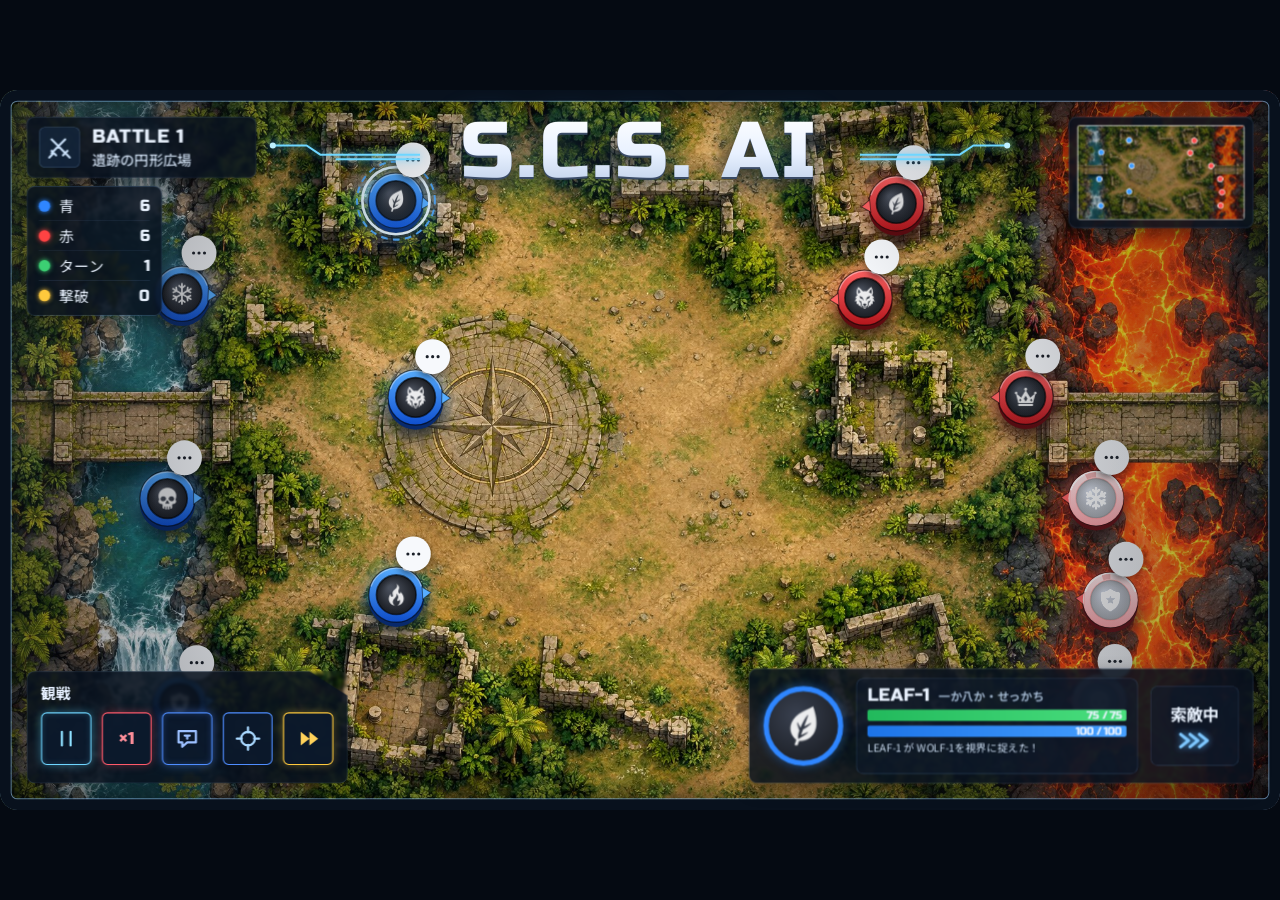
<file: proto/arena.html>
<!doctype html>
<html lang="ja">
<head>
<meta charset="utf-8">
<meta name="viewport" content="width=device-width,initial-scale=1">
<title>S.C.S. AI — 硝子のアリーナ（試作）</title>
<!-- キービジュ案5-1「硝子のアリーナ」の試作画面（Obsidian キービジュ案.md scs.proto1）。ゲーム本体の入口からはリンクしない -->
<link rel="preconnect" href="https://fonts.googleapis.com">
<link rel="preconnect" href="https://fonts.gstatic.com" crossorigin>
<link rel="stylesheet" href="https://fonts.googleapis.com/css2?family=Russo+One&family=Noto+Sans+JP:wght@500;700;900&display=swap" media="print" onload="this.media='all'">
<link rel="stylesheet" href="arena.css">
</head>
<body>
<div id="stage">
  <canvas id="cv" width="1920" height="1080"></canvas>
  <div class="glass"></div>

  <header class="logo">
    <svg class="circuit circuit-l" viewBox="0 0 200 40" aria-hidden="true"><path d="M200 20 H70 L52 8 H8"/><circle cx="8" cy="8" r="4"/><path d="M200 26 H90"/></svg>
    <div class="logo-main">S.C.S. AI</div>
    <svg class="circuit circuit-r" viewBox="0 0 200 40" aria-hidden="true"><path d="M0 20 H130 L148 8 H192"/><circle cx="192" cy="8" r="4"/><path d="M0 26 H110"/></svg>
  </header>

  <section class="pnl pnl-battle">
    <div class="ico-box"><svg viewBox="0 0 48 48" aria-hidden="true"><path d="M10 10 L34 34 M34 10 L10 34 M30 38 L38 30 M10 30 L18 38 M6 42 L12 36 M42 42 L36 36"/></svg></div>
    <div><div class="b-title" id="bTitle">BATTLE 1</div><div class="b-sub" id="bSub">遺跡の円形広場</div></div>
  </section>
  <section class="pnl pnl-count">
    <div class="row"><i class="dot dot-p"></i><span>青</span><b id="cP">6</b></div>
    <div class="row"><i class="dot dot-c"></i><span>赤</span><b id="cC">6</b></div>
    <div class="row"><i class="dot dot-t"></i><span>ターン</span><b id="cT">0</b></div>
    <div class="row"><i class="dot dot-k"></i><span>撃破</span><b id="cK">0</b></div>
  </section>

  <section class="pnl pnl-mini"><canvas id="mini" width="300" height="169"></canvas></section>

  <section class="pnl pnl-watch">
    <div class="pnl-title">観戦</div>
    <div class="btns">
      <button id="btPause" class="bt bt-cyan" title="一時停止／再生"><svg viewBox="0 0 48 48"><path id="icPause" d="M17 13 V35 M31 13 V35"/></svg></button>
      <button id="btSpeed" class="bt bt-red" title="速度"><span id="spd">×1</span></button>
      <button id="btWhy" class="bt bt-blue on" title="理由の吹き出し"><svg viewBox="0 0 48 48"><path d="M10 12 H38 V30 H24 L16 37 V30 H10 Z"/><path d="M20 19 H28 M24 19 V24"/></svg></button>
      <button id="btFocus" class="bt bt-ice" title="注目を切り替える"><svg viewBox="0 0 48 48"><circle cx="24" cy="24" r="11"/><path d="M24 6 V14 M24 34 V42 M6 24 H14 M34 24 H42"/></svg></button>
      <button id="btNext" class="bt bt-gold" title="次の戦い"><svg viewBox="0 0 48 48"><path d="M12 13 L26 24 L12 35 Z M26 13 L40 24 L26 35 Z"/></svg></button>
    </div>
  </section>

  <section class="pnl pnl-focus" id="focus">
    <div class="f-emb" id="fEmb"><img id="fImg" alt=""></div>
    <div class="f-mid">
      <div class="f-name"><span id="fName">—</span><small id="fWord"></small></div>
      <div class="bar"><i class="hp" id="fHp"></i><em id="fHpT">0 / 0</em></div>
      <div class="bar"><i class="st" id="fSt"></i><em id="fStT">0 / 100</em></div>
      <div class="f-why" id="fWhy"></div>
    </div>
    <div class="f-act"><div id="fAct">待機</div><svg viewBox="0 0 48 24"><path d="M6 4 L16 12 L6 20 M18 4 L28 12 L18 20 M30 4 L40 12 L30 20"/></svg></div>
  </section>

  <div class="result" id="result"><div class="r-main" id="rMain"></div><div class="r-sub" id="rSub"></div></div>
</div>

<script src="../js/rng.js"></script>
<script src="../js/data.js"></script>
<script src="../js/derive.js"></script>
<script src="../js/squad.js"></script>
<script src="arena.js"></script>
</body>
</html>
</file>
<file: v2/v2.css>
/* v2.css — 見た目はキービジュ案5-1・案6・案8（紺の半透明パネル・水色の縁・白いロゴ・縁の色と紋章の駒）。舞台は 1920×1080 で組み、transform で画面に合わせる */
:root { --ink: #eaf3ff; --dim: #9fb4cc; --line: rgba(140, 190, 255, .24); --line2: rgba(120, 200, 255, .55); --panel: rgba(9, 18, 31, .86); --blue: #2f86ff; --red: #ff4343; --cyan: #5fd2ff; --gold: #ffc93d; }
* { box-sizing: border-box; }
html, body { margin: 0; height: 100%; background: #050a12; overflow: hidden; }
body { font-family: "Noto Sans JP", system-ui, sans-serif; color: var(--ink); -webkit-user-select: none; user-select: none; }
button { font-family: inherit; color: inherit; }
#stage { position: absolute; left: 0; top: 0; width: 1920px; height: 1080px; transform-origin: 0 0; background: #07101c; border-radius: 26px; overflow: hidden; }
.sc { position: absolute; inset: 0; display: none; }
.sc.on { display: block; }
.cv-full { position: absolute; inset: 0; width: 1920px; height: 1080px; display: block; }
.bgmap { position: absolute; inset: 0; background: url(assets/map_plaza.jpg) center/cover; filter: blur(3px) brightness(.38) saturate(.8); transform: scale(1.03); }
.dim { position: absolute; inset: 0; background: radial-gradient(ellipse at center, rgba(4, 10, 20, .35) 0%, rgba(4, 10, 20, .78) 100%); pointer-events: none; }

/* 共通：パネル・ボタン・見出し */
.pnl { position: absolute; background: var(--panel); border: 1.5px solid var(--line); border-radius: 16px; box-shadow: 0 10px 30px rgba(0, 0, 0, .45), inset 0 1px 0 rgba(255, 255, 255, .06); }
.hd { position: absolute; left: 40px; top: 30px; right: 40px; height: 70px; display: flex; align-items: center; gap: 26px; }
.hd-logo { font-family: "Russo One", sans-serif; font-size: 44px; letter-spacing: 2px; color: #f4f8ff; text-shadow: 0 3px 0 #2c3a52, 0 0 18px rgba(90, 170, 255, .35); }
.hd-logo.r { margin-left: auto; font-size: 38px; }
.hd-title { font-size: 40px; font-weight: 900; letter-spacing: 4px; padding-left: 26px; border-left: 2px solid var(--line2); }
.foot { position: absolute; right: 40px; bottom: 36px; display: flex; gap: 20px; }
.btn { min-width: 220px; height: 74px; padding: 0 30px; border-radius: 14px; border: 2px solid var(--line2); background: rgba(12, 28, 48, .92); font-size: 28px; font-weight: 700; cursor: pointer; transition: transform .12s, box-shadow .12s; }
.btn:hover { transform: translateY(-2px); box-shadow: 0 0 18px rgba(95, 210, 255, .35); }
.btn.hot { border-color: #7fe0ff; box-shadow: 0 0 22px rgba(95, 210, 255, .5), inset 0 0 14px rgba(95, 210, 255, .2); }
.btn.big { min-width: 360px; font-size: 34px; letter-spacing: 6px; }

/* 駒（UI 用の小さい駒）：縁の色＋暗い天面＋白い紋章 */
.tk { width: 84px; height: 84px; border-radius: 50%; display: grid; place-items: center; flex: none; position: relative;
  background: radial-gradient(circle at 38% 34%, #4a505c, #1b1e24 70%); border: 9px solid var(--rim, #2f86ff); box-shadow: 0 6px 0 var(--side, #082a6e), 0 10px 18px rgba(0, 0, 0, .55), 0 0 16px var(--glow, rgba(47, 134, 255, .45)); }
.tk img { width: 62%; height: 62%; opacity: .92; }
.tk.c { --rim: #ff5252; --side: #5e0b10; --glow: rgba(255, 67, 67, .45); }               /* 駒の色は部隊ごと（v2.k7.color）。tkHtml が --rim/--side/--glow を駒ごとに差す */
.tk.dead { border-color: #6b7078; box-shadow: 0 6px 0 #24272c, 0 10px 18px rgba(0, 0, 0, .55); filter: grayscale(1); opacity: .75; }
.tk.dead::after { content: ""; position: absolute; inset: 18%; background: linear-gradient(45deg, transparent 45%, rgba(255,255,255,.7) 45%, rgba(255,255,255,.7) 55%, transparent 55%), linear-gradient(-45deg, transparent 45%, rgba(255,255,255,.7) 45%, rgba(255,255,255,.7) 55%, transparent 55%); }
.tk-sm { width: 58px; height: 58px; border-width: 6px; }
.tk-lg { width: 136px; height: 136px; border-width: 11px; }
.tk.tk-xs { width: 54px; height: 54px; border-width: 6px; box-shadow: 0 4px 0 var(--side, #082a6e), 0 0 10px var(--glow, rgba(47,134,255,.45)); }
.tk.tk-xs.dead { box-shadow: 0 4px 0 #24272c; }

/* ===== タイトル ===== */
.t-logo { position: absolute; left: 0; right: 0; top: 190px; text-align: center; font-family: "Russo One", sans-serif; font-size: 176px; letter-spacing: 8px; line-height: 1;
  background: linear-gradient(180deg, #fff 0%, #e8f1ff 52%, #b9cbe6 100%); -webkit-background-clip: text; background-clip: text; -webkit-text-fill-color: transparent;
  filter: drop-shadow(0 4px 0 #3a4b66) drop-shadow(0 10px 22px rgba(0, 0, 0, .8)) drop-shadow(0 0 30px rgba(90, 170, 255, .45)); }
.t-menu { position: absolute; left: 50%; top: 420px; transform: translateX(-50%); display: grid; gap: 14px; width: 520px; }
.mbtn { height: 76px; border-radius: 14px; border: 2px solid var(--line2); background: rgba(10, 26, 46, .82); font-size: 32px; font-weight: 700; letter-spacing: 4px; display: flex; align-items: center; gap: 26px; padding: 0 44px; cursor: pointer; }
.t-vol { position: absolute; right: 44px; bottom: 36px; display: flex; align-items: center; gap: 14px; height: 54px; padding: 0 18px 0 10px; border-radius: 27px; border: 1.5px solid rgba(140, 190, 255, .45); background: rgba(10, 26, 46, .82); }   /* 音量（depth.7.play ⑤） */
.t-vol .vmute { width: 40px; height: 40px; border: 0; background: none; cursor: pointer; display: grid; place-items: center; color: #cfe9ff; }
.t-vol svg { fill: none; stroke: currentColor; stroke-width: 1.8; stroke-linecap: round; stroke-linejoin: round; }
.t-vol svg .vsp { fill: currentColor; }
.t-vol svg .vx { display: none; }
.t-vol.mute svg .vw1, .t-vol.mute svg .vw2 { display: none; }
.t-vol.mute svg .vx { display: block; }
.t-vol input[type="range"] { -webkit-appearance: none; appearance: none; width: 180px; height: 6px; border-radius: 3px; background: rgba(140, 190, 255, .35); outline: none; cursor: pointer; }
.t-vol input[type="range"]::-webkit-slider-thumb { -webkit-appearance: none; width: 22px; height: 22px; border-radius: 50%; background: #8fe6ff; border: 2px solid #0a1a2e; box-shadow: 0 0 10px rgba(95, 210, 255, .6); }
.t-vol input[type="range"]::-moz-range-thumb { width: 20px; height: 20px; border-radius: 50%; background: #8fe6ff; border: 2px solid #0a1a2e; }
.mbtn.hot, .mbtn:hover { border-color: #8fe6ff; box-shadow: 0 0 24px rgba(95, 210, 255, .5), inset 0 0 16px rgba(95, 210, 255, .18); }
.ic { width: 40px; height: 40px; display: inline-block; background: currentColor; -webkit-mask: center/contain no-repeat; mask: center/contain no-repeat; color: #9fdcff; }
.ic-go { -webkit-mask-image: url("data:image/svg+xml,%3Csvg xmlns='http://www.w3.org/2000/svg' viewBox='0 0 24 24'%3E%3Cpath d='M5 3l15 9-15 9z'/%3E%3C/svg%3E"); mask-image: url("data:image/svg+xml,%3Csvg xmlns='http://www.w3.org/2000/svg' viewBox='0 0 24 24'%3E%3Cpath d='M5 3l15 9-15 9z'/%3E%3C/svg%3E"); }
.ic-squad { -webkit-mask-image: url("data:image/svg+xml,%3Csvg xmlns='http://www.w3.org/2000/svg' viewBox='0 0 24 24'%3E%3Ccircle cx='6' cy='14' r='4'/%3E%3Ccircle cx='18' cy='14' r='4'/%3E%3Ccircle cx='12' cy='7' r='4'/%3E%3C/svg%3E"); mask-image: url("data:image/svg+xml,%3Csvg xmlns='http://www.w3.org/2000/svg' viewBox='0 0 24 24'%3E%3Ccircle cx='6' cy='14' r='4'/%3E%3Ccircle cx='18' cy='14' r='4'/%3E%3Ccircle cx='12' cy='7' r='4'/%3E%3C/svg%3E"); }
.ic-rec { -webkit-mask-image: url("data:image/svg+xml,%3Csvg xmlns='http://www.w3.org/2000/svg' viewBox='0 0 24 24'%3E%3Cpath d='M5 2h11l3 3v17H5z M8 8h8v2H8z M8 12h8v2H8z M8 16h5v2H8z' fill-rule='evenodd'/%3E%3C/svg%3E"); mask-image: url("data:image/svg+xml,%3Csvg xmlns='http://www.w3.org/2000/svg' viewBox='0 0 24 24'%3E%3Cpath d='M5 2h11l3 3v17H5z M8 8h8v2H8z M8 12h8v2H8z M8 16h5v2H8z' fill-rule='evenodd'/%3E%3C/svg%3E"); }

/* ===== 部隊 ===== */
.sq-cards { position: absolute; left: 40px; right: 40px; top: 150px; height: 740px; display: grid; grid-template-columns: repeat(3, 1fr); gap: 34px; }
.sq-card { position: relative; background: var(--panel); border: 1.5px solid var(--line); border-radius: 18px; padding: 44px 40px 34px; display: flex; flex-direction: column; align-items: center; cursor: pointer; transition: transform .14s, box-shadow .14s, border-color .14s; }
.sq-card:hover { transform: translateY(-4px); border-color: #8fe6ff; box-shadow: 0 0 28px rgba(95, 210, 255, .35); }
.sq-card .tk { width: 200px; height: 200px; border-width: 15px; }
.sq-name { margin-top: 34px; font-family: "Russo One", sans-serif; font-size: 46px; letter-spacing: 2px; }
.sq-words { margin-top: 12px; font-size: 30px; font-weight: 700; color: #bfe6ff; letter-spacing: 2px; }
.sq-body { margin-top: auto; width: 100%; display: grid; gap: 16px; }
.sq-hp { display: flex; align-items: baseline; justify-content: space-between; font-family: "Russo One", sans-serif; font-size: 30px; padding: 0 6px; }
.sq-hp b { font-size: 40px; font-weight: 400; }
.weaps { display: grid; grid-template-columns: 1fr 1fr; gap: 14px; }
.weap { height: 112px; border: 1.5px solid var(--line2); border-radius: 12px; background: rgba(14, 32, 54, .7); display: grid; place-items: center; align-content: center; gap: 6px; font-size: 22px; font-weight: 700; color: #cfe8ff; }
.weap img { width: 78%; height: 56px; object-fit: contain; filter: drop-shadow(0 0 6px rgba(120, 200, 255, .6)); opacity: .95; }
.sq-edit { position: absolute; right: 22px; top: 22px; font-size: 22px; color: #9fdcff; font-weight: 700; }

/* ===== 性格を決める ===== */
.ed-left { position: absolute; left: 40px; top: 120px; width: 760px; height: 800px; display: flex; flex-direction: column; align-items: center; padding-top: 22px; }
#cvCore { width: 560px; height: 560px; display: block; cursor: pointer; }
.ed-name { margin-top: -6px; width: 360px; height: 62px; text-align: center; font-family: "Russo One", sans-serif; font-size: 36px; letter-spacing: 3px; color: #fff; background: rgba(14, 30, 52, .9); border: 1.5px solid var(--line2); border-radius: 31px; outline: none; }
.ed-name:focus { border-color: #8fe6ff; box-shadow: 0 0 16px rgba(95, 210, 255, .45); }
.ed-body { margin-top: 18px; width: 640px; display: grid; grid-template-columns: 190px 1fr; gap: 16px; align-items: center; }
.ed-hp { height: 112px; border: 1.5px solid var(--line2); border-radius: 12px; background: rgba(14, 32, 54, .7); display: grid; place-items: center; align-content: center; font-family: "Russo One", sans-serif; }
.ed-hp span { font-size: 24px; color: #9fdcff; } .ed-hp b { font-size: 50px; font-weight: 400; transition: color .3s; }
.ed-hp b.flash { color: #8fe6ff; }
.ed-right { left: 830px; top: 120px; width: 1050px; height: 800px; padding: 16px 26px; display: grid; grid-template-rows: repeat(10, 1fr); }
.ax { display: grid; grid-template-columns: 170px repeat(4, 1fr); gap: 12px; align-items: center; border-bottom: 1px solid rgba(140, 190, 255, .12); }
.ax:last-child { border-bottom: 0; }
.ax-name { font-size: 30px; font-weight: 900; letter-spacing: 2px; }
.opt { height: 56px; border-radius: 10px; border: 1.5px solid rgba(140, 190, 255, .4); background: rgba(12, 26, 44, .8); font-size: 22px; font-weight: 700; cursor: pointer; transition: box-shadow .15s, border-color .15s, background .15s; white-space: nowrap; }
.opt:hover { border-color: #8fe6ff; }
.opt.on { border-color: #8fe6ff; background: rgba(28, 90, 140, .55); color: #fff; box-shadow: 0 0 16px rgba(95, 210, 255, .55), inset 0 0 12px rgba(95, 210, 255, .25); }
.ax.flash { animation: axflash .7s ease-out; }
@keyframes axflash { 0% { background: rgba(95, 210, 255, .28); } 100% { background: transparent; } }

/* ===== 出撃準備 ===== */
.pr-list { left: 40px; top: 120px; width: 860px; height: 800px; padding: 18px; display: grid; grid-template-columns: 1fr 1fr; grid-auto-rows: auto; align-content: start; gap: 14px; overflow: hidden auto; scrollbar-width: thin; }
.pr-list .rv { height: 182px; }
.rv-mk, .sp-mk, .rec-mk { grid-column: 1 / -1; display: flex; align-items: baseline; gap: 14px; padding: 8px 6px 0; color: #8fd0ff; }   /* 作り手の見出し（v2.s5.ui） */
.rv-mk b, .sp-mk b, .rec-mk b { font-size: 21px; font-weight: 900; letter-spacing: 2px; }
.rv-mk small, .sp-mk small, .rec-mk small { font-size: 16px; color: var(--dim); font-weight: 700; white-space: nowrap; overflow: hidden; text-overflow: ellipsis; }
.rv-mk b::before, .sp-mk b::before, .rec-mk b::before { content: "作り手 "; font-size: 14px; color: var(--dim); letter-spacing: 1px; }
.sp-mk { padding: 6px 4px 0; } .sp-mk b { font-size: 18px; } .sp-mk small { font-size: 14px; }
.rec-mk { padding: 14px 0 2px; }
.rv-maker { margin-top: 8px; font-size: 20px; color: #8fd0ff; font-weight: 700; }
.rv { border: 1.5px solid rgba(140, 190, 255, .3); border-radius: 12px; padding: 14px 16px; background: rgba(12, 24, 40, .7); cursor: pointer; display: grid; grid-template-rows: auto auto 1fr; gap: 6px; transition: border-color .15s, box-shadow .15s; }
.rv:hover { border-color: #ff8a8a; }
.rv.on { border-color: #ff8a8a; box-shadow: 0 0 18px rgba(255, 90, 90, .45), inset 0 0 12px rgba(255, 90, 90, .15); }
.rv-t { display: flex; align-items: baseline; gap: 10px; font-size: 26px; font-weight: 900; }
.rv-t small { margin-left: auto; font-size: 18px; color: var(--dim); font-weight: 700; font-family: "Russo One", sans-serif; }
.rv-f { font-size: 17px; color: #cfdcef; white-space: nowrap; overflow: hidden; text-overflow: ellipsis; }
.rv-tks { display: flex; gap: 12px; align-items: center; }
.pr-detail { left: 930px; top: 120px; width: 950px; height: 800px; padding: 30px 36px; }
.rv-head { display: flex; align-items: baseline; gap: 20px; }
.rv-name { font-size: 46px; font-weight: 900; letter-spacing: 2px; color: #ffd9d9; }
.rv-rec { margin-left: auto; font-family: "Russo One", sans-serif; font-size: 26px; color: var(--dim); }
.rv-flavor { margin-top: 10px; font-size: 24px; color: #e8eef8; font-style: italic; }
.rv-tokens { margin-top: 16px; display: flex; gap: 22px; }
.rv-tokens .tk { width: 92px; height: 92px; border-width: 10px; }
.rv-scout { margin-top: 12px; font-size: 21px; line-height: 1.6; color: #cfdcef; }
.pr-row { margin-top: 10px; display: grid; grid-template-columns: 110px 1fr; align-items: center; }
.pr-lbl { font-size: 26px; font-weight: 900; color: #9fdcff; }
.chips { display: flex; flex-wrap: wrap; gap: 12px; }
.chip { height: 54px; padding: 0 22px; border-radius: 27px; border: 1.5px solid rgba(140, 190, 255, .45); background: rgba(12, 26, 44, .8); font-size: 22px; font-weight: 700; display: inline-flex; align-items: center; cursor: pointer; }
.chip.on { border-color: #8fe6ff; background: rgba(28, 90, 140, .55); box-shadow: 0 0 14px rgba(95, 210, 255, .5); }

/* ===== 観戦（試作 proto/arena と同じ）===== */
.glass { position: absolute; inset: 0; pointer-events: none; border-radius: 26px; box-shadow: inset 0 0 0 16px #08111d, inset 0 0 0 17.5px rgba(150, 205, 255, .55), inset 0 0 40px 18px rgba(0, 0, 0, .55); }
.glass::after { content: ""; position: absolute; inset: 18px; border-radius: 18px; background: linear-gradient(115deg, rgba(255,255,255,.07) 0%, rgba(255,255,255,0) 22%, rgba(255,255,255,0) 70%, rgba(255,255,255,.04) 86%, rgba(255,255,255,0) 100%); }
.w-logo { position: absolute; left: 0; width: 500px; top: 22px; text-align: center; pointer-events: none; }
.w-logo-main { display: inline-block; font-family: "Russo One", sans-serif; font-size: 56px; letter-spacing: 3px; line-height: 1; background: linear-gradient(180deg, #fff 0%, #e8f1ff 52%, #b9cbe6 100%); -webkit-background-clip: text; background-clip: text; -webkit-text-fill-color: transparent; filter: drop-shadow(0 3px 0 #3a4b66) drop-shadow(0 8px 18px rgba(0,0,0,.75)) drop-shadow(0 0 22px rgba(90,170,255,.35)); }
.w-battle { left: 20px; top: 98px; width: 460px; padding: 12px 20px; }
.w-vs { font-size: 26px; font-weight: 900; } .w-sub { font-size: 20px; color: #c9d8ea; margin-top: 4px; }
.w-vs.long { font-size: 23px; white-space: nowrap; overflow: hidden; text-overflow: ellipsis; }
.w-hud { left: 20px; top: 206px; width: 460px; padding: 12px 20px 16px; }
.w-mini { left: 20px; top: 452px; width: 460px; height: 269px; padding: 12px; }
#cvMini { width: 436px; height: 245px; display: block; border-radius: 6px; }
.w-btns { left: 20px; bottom: 20px; width: 460px; padding: 10px 12px; display: flex; gap: 10px; justify-content: space-between; }
.bt { width: 84px; height: 86px; border-radius: 10px; background: rgba(12, 26, 44, .9); border: 2px solid; display: grid; place-items: center; cursor: pointer; padding: 0; font-family: "Russo One", sans-serif; font-size: 28px; }
.bt svg { width: 48px; height: 48px; fill: none; stroke-width: 3.6; stroke-linecap: round; stroke-linejoin: round; }
.bt.sm { width: 70px; height: 70px; } .bt.sm svg { width: 40px; height: 40px; }
.bt-cyan { border-color: #6fd6ff; color: #8fe0ff; box-shadow: 0 0 16px rgba(95,210,255,.45); } .bt-cyan svg { stroke: #8fe0ff; fill: #8fe0ff; }
.bt-cyan svg path#icPause { fill: none; }
.bt-red { border-color: #ff5a6a; color: #ff8f9a; }
.bt-blue { border-color: #4f8dff; } .bt-blue svg { stroke: #9cc0ff; } .bt-blue.on { box-shadow: 0 0 16px rgba(79,141,255,.5); }
.bt-ice { border-color: #4f8dff; } .bt-ice svg { stroke: #a9d8ff; }
.bt-gold { border-color: var(--gold); box-shadow: 0 0 14px rgba(255,201,61,.35); } .bt-gold svg { fill: #ffd25a; stroke: none; }
.w-focus { left: 20px; top: 734px; width: 460px; height: 216px; display: grid; grid-template-columns: 96px 1fr; grid-template-rows: auto 1fr; column-gap: 14px; row-gap: 10px; align-items: start; padding: 16px; }
.f-mid { flex: 1; min-width: 0; border: 1.5px solid var(--line); border-radius: 12px; padding: 10px 18px; background: rgba(15,28,46,.55); }
.f-name { font-family: "Russo One", sans-serif; font-size: 28px; display: flex; align-items: baseline; gap: 14px; }
.f-name small { font-family: "Noto Sans JP", sans-serif; font-size: 19px; color: var(--dim); font-weight: 700; white-space: nowrap; overflow: hidden; text-overflow: ellipsis; }
.bar { position: relative; height: 18px; margin-top: 7px; background: rgba(255,255,255,.06); border-radius: 4px; overflow: hidden; }
.bar i { position: absolute; left: 0; top: 0; bottom: 0; border-radius: 4px; transition: width .4s; background: linear-gradient(90deg, #22b95c, #4be07f); }
.bar em { position: absolute; right: 8px; top: -2px; font-style: normal; font-size: 16px; font-family: "Russo One", sans-serif; }
.f-why { margin-top: 7px; font-size: 18px; line-height: 23px; color: #cfe0f5; height: 46px; overflow: hidden; display: -webkit-box; -webkit-line-clamp: 2; -webkit-box-orient: vertical; }
.f-act { width: 140px; height: 120px; border: 1.5px solid var(--line); border-radius: 12px; display: grid; place-items: center; font-size: 26px; font-weight: 700; background: rgba(15,28,46,.55); text-align: center; }
.w-end { position: absolute; left: 500px; right: 0; top: 440px; text-align: center; pointer-events: none; opacity: 0; transform: scale(.94); transition: opacity .35s, transform .35s; }
.w-end.show { opacity: 1; transform: scale(1); }
.w-end-main { display: inline-block; font-weight: 900; font-size: 104px; letter-spacing: 14px; padding: 12px 70px; background: rgba(6,12,22,.8); border: 2px solid rgba(150,205,255,.5); border-radius: 18px; text-shadow: 0 0 24px rgba(90,170,255,.7); }

/* ===== 結果とハイライト ===== */
.rs-banner { position: absolute; left: 50%; top: 30px; transform: translateX(-50%); min-width: 300px; height: 74px; padding: 0 50px; display: grid; place-items: center; font-size: 46px; font-weight: 900; letter-spacing: 12px;
  background: linear-gradient(180deg, rgba(30,90,160,.75), rgba(10,30,60,.85)); border: 2px solid #7fe0ff; border-radius: 16px; box-shadow: 0 0 34px rgba(95,210,255,.5); }
.rs-banner.lose { background: linear-gradient(180deg, rgba(120,30,40,.75), rgba(50,10,16,.85)); border-color: #ff8a8a; box-shadow: 0 0 34px rgba(255,90,90,.45); }
.rs-banner.draw { background: linear-gradient(180deg, rgba(70,80,96,.75), rgba(26,30,40,.85)); border-color: #b8c4d6; box-shadow: none; }
.rs-verdict { position: absolute; left: 0; right: 0; top: 118px; text-align: center; font-size: 26px; font-weight: 700; color: #dbeaff; }
.rs-cards { position: absolute; left: 40px; right: 40px; top: 170px; display: grid; grid-template-columns: repeat(3, 600px); justify-content: center; align-items: start; gap: 30px; }
.hl { background: var(--panel); border: 1.5px solid var(--line); border-radius: 16px; padding: 14px; display: flex; flex-direction: column; cursor: pointer; transition: transform .14s, border-color .14s, box-shadow .14s; }
.hl:hover { transform: translateY(-4px); border-color: #8fe6ff; box-shadow: 0 0 26px rgba(95,210,255,.35); }
.hl canvas { width: 564px; height: 317px; display: block; border-radius: 10px; }
.hl-cap { margin-top: 18px; font-size: 30px; font-weight: 900; text-align: center; letter-spacing: 2px; }
.hl-sub { margin-top: 6px; font-size: 20px; text-align: center; color: var(--dim); }
.rs-empty { grid-column: 1 / -1; display: grid; place-items: center; font-size: 28px; color: var(--dim); }
.rs-strip { left: 40px; right: 620px; bottom: 36px; height: 150px; display: flex; align-items: center; gap: 30px; padding: 0 36px; }
/* この試合のあと（リーグ・v2.s4.story） */
.rs-after { left: 40px; right: 40px; top: 612px; height: 240px; padding: 14px 26px; display: none; grid-template-columns: 1fr 1fr; column-gap: 30px; }
.rs-after.show { display: grid; }
.rs-after h3 { grid-column: 1 / -1; margin: 0 0 6px; font-size: 19px; color: #8fd0ff; font-weight: 700; letter-spacing: 2px; }
.ra-u { display: grid; grid-template-columns: 44px 1fr; align-items: center; gap: 12px; height: 56px; font-size: 18px; }
.ra-u .tk.tk-xs { width: 42px; height: 42px; border-width: 4px; }
.ra-u b { font-family: "Russo One", sans-serif; font-weight: 400; font-size: 19px; }
.ra-u small { display: block; font-size: 16px; color: #cfe0f5; font-weight: 700; }
.ra-u small i { font-style: normal; color: #ffd866; }
.ra-ev { font-size: 19px; line-height: 1.6; color: #eef4ff; }
.ra-ev p { margin: 0 0 4px; padding-left: 16px; position: relative; } .ra-ev p::before { content: "◆"; position: absolute; left: 0; color: #ffd866; font-size: 13px; top: 2px; }
.ra-ev .none { color: var(--dim); }
.lg-story { margin-top: 6px; font-size: 17px; line-height: 1.55; }
.lg-story p { margin: 0; padding-left: 14px; position: relative; } .lg-story p::before { content: "◆"; position: absolute; left: 0; color: #ffd866; font-size: 11px; top: 3px; }
.lg-story small { color: var(--dim); font-weight: 700; margin-right: 6px; }
.rs-u { display: flex; align-items: center; gap: 14px; }
.rs-u .tk { width: 92px; height: 92px; }
.rs-u div { font-family: "Russo One", sans-serif; font-size: 22px; } .rs-u small { display: block; font-family: "Noto Sans JP", sans-serif; font-size: 18px; color: var(--dim); }

/* ===== なぜ、そう動いた？ ===== */
.why-hd { gap: 18px; } .why-bar { width: 8px; height: 56px; background: #6fd6ff; border-radius: 4px; box-shadow: 0 0 12px #6fd6ff; }
.why-title { font-size: 50px; font-weight: 900; letter-spacing: 4px; }
.why-map { left: 40px; top: 120px; width: 1300px; height: 760px; padding: 10px; }
#cvWhy { width: 1278px; height: 738px; display: block; border-radius: 10px; }
.why-side { left: 1370px; top: 120px; width: 510px; height: 760px; padding: 26px 26px; overflow: hidden auto; scrollbar-width: thin; }
.ws-head { display: flex; gap: 16px; align-items: center; }
.ws-head .tk { width: 88px; height: 88px; }
.ws-name { font-family: "Russo One", sans-serif; font-size: 30px; } .ws-cap { font-size: 22px; font-weight: 700; color: #bfe6ff; margin-top: 4px; }
.why-tl { left: 40px; right: 40px; bottom: 36px; height: 110px; display: flex; align-items: center; gap: 22px; padding: 0 22px; }
#whyRange { flex: 1; accent-color: #6fd6ff; height: 30px; }
.why-turn { width: 170px; font-family: "Russo One", sans-serif; font-size: 26px; text-align: center; }

/* ===== 記録 ===== */
.rec-table { left: 300px; right: 300px; top: 120px; height: 800px; padding: 26px 40px; overflow: hidden auto; scrollbar-width: thin; }
.rec-row .n { display: flex; align-items: center; gap: 12px; } .rec-row .n .tks { display: flex; gap: 4px; }
.rec-row { display: grid; grid-template-columns: 1fr 120px 120px 120px; align-items: center; height: 76px; border-bottom: 1px solid rgba(140,190,255,.14); font-size: 26px; }
.rec-row:last-child { border-bottom: 0; }
.rec-row.h { height: 50px; font-size: 20px; color: var(--dim); font-weight: 700; }
.rec-row b { font-family: "Russo One", sans-serif; font-weight: 400; text-align: center; }
.rec-row .n { font-weight: 900; }

/* 出撃準備：戦場は地図の絵のカード（キービジュ案6-5） */
.pr-arena { align-items: start; }
.pr-arena .pr-lbl { padding-top: 10px; }
.acards { display: grid; grid-template-columns: repeat(3, 1fr); gap: 14px; }
.acard { border: 2px solid rgba(140,190,255,.35); border-radius: 12px; overflow: hidden; background: rgba(10,22,38,.9); cursor: pointer; transition: transform .14s, box-shadow .14s, border-color .14s; }
.acard img { display: block; width: 100%; height: 90px; object-fit: cover; filter: saturate(.9) brightness(.85); transition: filter .14s; }
.acard span { display: block; text-align: center; font-size: 21px; font-weight: 700; padding: 7px 0 8px; }
.pr-arena .acards { grid-template-columns: repeat(6, 1fr); gap: 10px; }   /* 出撃準備は6枚を1列（作戦の行を入れる分・v2.s6.ui） */
.pr-arena .acard img { height: 52px; }
.pr-arena .acard span { font-size: 15px; padding: 4px 0 5px; white-space: nowrap; }

.acard:hover { transform: translateY(-2px); border-color: #8fe6ff; }
.acard.on { border-color: #8fe6ff; box-shadow: 0 0 20px rgba(95,210,255,.55); }
.acard.on img { filter: none; }
.wchip { gap: 10px; }

/* 隊形のボタン：並び方の点（駒は右向きに進む） */
.fic { width: 24px; height: 24px; display: inline-block; background: currentColor; color: #9fdcff; -webkit-mask: center/contain no-repeat; mask: center/contain no-repeat; }
.fic-loose { -webkit-mask-image: url("data:image/svg+xml,%3Csvg xmlns='http://www.w3.org/2000/svg' viewBox='0 0 24 24'%3E%3Ccircle cx='5' cy='6' r='3'/%3E%3Ccircle cx='17' cy='9' r='3'/%3E%3Ccircle cx='9' cy='19' r='3'/%3E%3C/svg%3E"); mask-image: url("data:image/svg+xml,%3Csvg xmlns='http://www.w3.org/2000/svg' viewBox='0 0 24 24'%3E%3Ccircle cx='5' cy='6' r='3'/%3E%3Ccircle cx='17' cy='9' r='3'/%3E%3Ccircle cx='9' cy='19' r='3'/%3E%3C/svg%3E"); }
.fic-line { -webkit-mask-image: url("data:image/svg+xml,%3Csvg xmlns='http://www.w3.org/2000/svg' viewBox='0 0 24 24'%3E%3Ccircle cx='12' cy='4' r='3'/%3E%3Ccircle cx='12' cy='12' r='3'/%3E%3Ccircle cx='12' cy='20' r='3'/%3E%3C/svg%3E"); mask-image: url("data:image/svg+xml,%3Csvg xmlns='http://www.w3.org/2000/svg' viewBox='0 0 24 24'%3E%3Ccircle cx='12' cy='4' r='3'/%3E%3Ccircle cx='12' cy='12' r='3'/%3E%3Ccircle cx='12' cy='20' r='3'/%3E%3C/svg%3E"); }
.fic-wedge { -webkit-mask-image: url("data:image/svg+xml,%3Csvg xmlns='http://www.w3.org/2000/svg' viewBox='0 0 24 24'%3E%3Ccircle cx='19' cy='12' r='3'/%3E%3Ccircle cx='7' cy='5' r='3'/%3E%3Ccircle cx='7' cy='19' r='3'/%3E%3C/svg%3E"); mask-image: url("data:image/svg+xml,%3Csvg xmlns='http://www.w3.org/2000/svg' viewBox='0 0 24 24'%3E%3Ccircle cx='19' cy='12' r='3'/%3E%3Ccircle cx='7' cy='5' r='3'/%3E%3Ccircle cx='7' cy='19' r='3'/%3E%3C/svg%3E"); }
.fic-circle { -webkit-mask-image: url("data:image/svg+xml,%3Csvg xmlns='http://www.w3.org/2000/svg' viewBox='0 0 24 24'%3E%3Ccircle cx='15' cy='6' r='3'/%3E%3Ccircle cx='15' cy='18' r='3'/%3E%3Ccircle cx='5' cy='12' r='3'/%3E%3C/svg%3E"); mask-image: url("data:image/svg+xml,%3Csvg xmlns='http://www.w3.org/2000/svg' viewBox='0 0 24 24'%3E%3Ccircle cx='15' cy='6' r='3'/%3E%3Ccircle cx='15' cy='18' r='3'/%3E%3Ccircle cx='5' cy='12' r='3'/%3E%3C/svg%3E"); }

/* 作戦（v2.s6.ui・v2.s6.b.ui）：左＝方針／狙い／間合い／退き時／連携、右＝隊長と型・隊形・並び・役目、下＝隊長の台詞と隊員の気乗り */
.pr-plan { display: block; } .pr-plan .pr-lbl { font-size: 20px; margin-bottom: 4px; }
.plan { display: grid; grid-template-columns: 1fr 392px; gap: 6px 16px; align-items: start; }
.pl-left, .pl-right { display: grid; gap: 7px; align-content: start; }
.pl-row { display: grid; grid-template-columns: 50px 1fr; align-items: center; gap: 6px; }
.pl-row > small, .pl-roles > small { font-size: 16px; color: #9fdcff; font-weight: 700; }
.pchips { gap: 5px; } .pchips .chip { height: 30px; padding: 0 10px; font-size: 15px; border-radius: 15px; }
.chip.off { opacity: .3; cursor: default; }
.pl-lead { display: flex; align-items: center; gap: 10px; font-size: 18px; }
.pl-lead b { font-size: 21px; font-weight: 900; } .pl-lead small { color: #9fdcff; font-weight: 700; font-size: 16px; }
.plan .fchips { grid-template-columns: 1fr 1fr; gap: 6px; } .plan .fchips .chip { height: 30px; padding: 0 12px; font-size: 15px; }
.plan .place { height: 130px; margin-left: 0; }
.pl-roles { display: grid; gap: 3px; } .pl-role { display: grid; grid-template-columns: 26px 70px 1fr; align-items: center; gap: 5px; }
.pl-role > span { font-size: 13px; font-weight: 700; white-space: nowrap; overflow: hidden; text-overflow: ellipsis; }
.pl-role .tk { width: 26px; height: 26px; border-width: 3px; }
.pl-role .pchips { gap: 4px; flex-wrap: nowrap; } .pl-role .pchips .chip { height: 23px; padding: 0 7px; font-size: 13px; border-radius: 12px; }
.pl-say { grid-column: 1 / -1; margin-top: 2px; font-size: 18px; color: #ffe9b0; font-style: italic; display: flex; align-items: baseline; gap: 18px; flex-wrap: wrap; }
.pl-will { display: inline-flex; gap: 14px; font-size: 16px; color: #cfdcef; font-style: normal; flex-wrap: wrap; }
.pl-will span { white-space: nowrap; } .pl-will i { font-style: normal; font-weight: 700; margin-left: 6px; } .pl-will em { font-style: normal; color: var(--dim); font-size: 14px; }
.pl-will i.w0 { color: #ff9a9a; } .pl-will i.w1 { color: #e8d8a0; } .pl-will i.w2 { color: #9fe0b0; }
.lg-side .plan { grid-template-columns: 1fr; margin-bottom: 12px; }
.rv-mid { display: flex; align-items: center; gap: 16px; margin-top: 8px; }
.pr-detail .rv-tokens { margin-top: 0; gap: 10px; flex: none; } .pr-detail .rv-tokens .tk { width: 56px; height: 56px; border-width: 6px; }
.pr-detail .rv-scout { margin-top: 0; font-size: 18px; line-height: 1.45; }

/* 隊形と配置（敵は右）。駒を2つ順に押すと入れ替わる */
.pr-form { grid-template-columns: 110px 300px 1fr; align-items: center; }
.fchips { display: grid; grid-template-columns: 1fr 1fr; gap: 10px; }
.place { position: relative; height: 168px; border: 1.5px solid rgba(140,190,255,.3); border-radius: 12px; background: rgba(8,18,32,.75) url("data:image/svg+xml,%3Csvg xmlns='http://www.w3.org/2000/svg' width='26' height='26'%3E%3Cpath d='M26 0H0V26' fill='none' stroke='rgba(140,190,255,.08)'/%3E%3C/svg%3E"); margin-left: 14px; }
.pl-foe { position: absolute; right: 14px; top: 50%; width: 0; height: 0; transform: translateY(-50%); border-top: 16px solid transparent; border-bottom: 16px solid transparent; border-left: 22px solid rgba(255,90,90,.75); filter: drop-shadow(0 0 8px rgba(255,80,80,.6)); }
.pl-slot { position: absolute; width: 58px; height: 58px; padding: 0; border: 0; background: none; cursor: pointer; border-radius: 50%; transition: transform .15s, left .2s, top .2s; }
.pl-slot:hover { transform: scale(1.08); }
.pl-slot.sel { box-shadow: 0 0 0 4px #8fe6ff, 0 0 22px rgba(95,210,255,.8); }
.pl-slot .tk { pointer-events: none; }

/* 紋章を選ぶ（性格を決める画面の大きな駒の右上のボタン・駒を押しても開く） */
.emb-btn { position: absolute; left: 600px; top: 60px; width: 76px; height: 76px; border-radius: 50%; border: 2px solid #6fd6ff; background: rgba(12,28,48,.95); display: grid; place-items: center; cursor: pointer; box-shadow: 0 0 16px rgba(95,210,255,.45); padding: 0; }
.emb-btn svg { width: 40px; height: 40px; fill: none; stroke: #8fe0ff; stroke-width: 3.4; stroke-linejoin: round; stroke-linecap: round; }
.emb-btn:hover { transform: scale(1.06); }
.emb-pick { position: absolute; left: 30px; top: 30px; right: 30px; z-index: 5; display: none; grid-template-columns: repeat(8, 1fr); gap: 10px; padding: 18px; background: rgba(6,14,26,.97); border: 1.5px solid var(--line2); border-radius: 16px; box-shadow: 0 16px 40px rgba(0,0,0,.6); }
.emb-pick.show { display: grid; }
.pk { aspect-ratio: 1; border-radius: 50%; border: 5px solid #2f86ff; background: radial-gradient(circle at 38% 34%, #4a505c, #1b1e24 70%); display: grid; place-items: center; cursor: pointer; padding: 0; transition: transform .12s, box-shadow .12s; }
.pk img { width: 62%; height: 62%; opacity: .92; }
.pk:hover { transform: scale(1.08); box-shadow: 0 0 14px rgba(95,210,255,.6); }
.pk.on { border-color: #8fe6ff; box-shadow: 0 0 0 3px #8fe6ff, 0 0 20px rgba(95,210,255,.8); }
.pk.taken { opacity: .45; }

/* 結果：勝敗は小さく、見どころを主役に（v2.k8.banner）。カードは動くリプレイ */
.hl-cv { position: relative; }
.hl-rp { position: absolute; left: 10px; top: 10px; font-family: "Russo One", sans-serif; font-size: 18px; letter-spacing: 2px; padding: 4px 10px 4px 26px; border-radius: 6px; background: rgba(6,12,22,.8); border: 1px solid rgba(143,230,255,.7); color: #bff0ff; }
.hl-rp::before { content: ""; position: absolute; left: 10px; top: 50%; transform: translateY(-50%); border-left: 10px solid #8fe6ff; border-top: 6px solid transparent; border-bottom: 6px solid transparent; }
.hl.sp { border-color: rgba(255,214,90,.65); box-shadow: 0 0 22px rgba(255,200,80,.25); }
.hl.sp .hl-cap { color: #ffe39a; }
/* なぜ？：①②③の鎖 */
.ws-chain { margin-top: 22px; display: flex; flex-direction: column; gap: 6px; }
/* 考えの札（v2.s4.think）：観戦は戦場の右端に重ねる。なぜ？は右の欄の下に */
.w-think { left: 1456px; top: 20px; width: 444px; max-height: 1040px; padding: 16px 20px 14px; display: none; overflow: hidden; background: rgba(7, 15, 27, .9); }
.w-think.show { display: block; }
.w-think.left { left: 520px; }                                                             /* 注目の駒が右端にいる時は札を左へ（v2.s4.think.open ①の直し） */
.mc-head { display: flex; align-items: center; gap: 12px; padding-bottom: 10px; border-bottom: 1px solid rgba(140,190,255,.2); }
.mc-head b { font-family: "Russo One", sans-serif; font-size: 26px; font-weight: 400; }
.mc-head small { margin-left: auto; font-size: 17px; color: var(--dim); font-weight: 700; white-space: nowrap; }
.mc-x { width: 40px; height: 40px; border-radius: 10px; border: 1.5px solid var(--line2); background: rgba(12, 28, 48, .9); color: #cfe8ff; font-size: 26px; line-height: 1; cursor: pointer; padding: 0; }
.mc-sec { padding: 9px 0 6px; border-bottom: 1px solid rgba(140,190,255,.12); }
.mc-sec:last-child { border-bottom: 0; }
.mc-sec small { display: block; font-size: 15px; color: #8fd0ff; font-weight: 700; letter-spacing: 2px; }
.mc-sec p { margin: 3px 0 0; font-size: 20px; line-height: 1.45; color: #eef4ff; }
.mc-sec p b { color: #fff; }
.mc-cands { margin-top: 5px; display: flex; flex-direction: column; gap: 4px; }
.mc-c { display: grid; grid-template-columns: 196px 1fr; align-items: center; gap: 10px; font-size: 18px; color: #c9d8ea; }
.mc-c span small { display: inline; margin-left: 6px; font-size: 14px; color: var(--dim); font-weight: 700; }
.mc-c.on { color: #fff; font-weight: 700; }
.mc-c i { display: block; height: 12px; background: rgba(255,255,255,.07); border-radius: 3px; overflow: hidden; }
.mc-c i b { display: block; height: 100%; border-radius: 3px; background: linear-gradient(90deg, #3f8fe0, #8fd0ff); opacity: .55; }
.mc-c.on i b { background: linear-gradient(90deg, #ffb73d, #ffe08a); opacity: 1; }
.mc-sec em { display: block; margin-top: 5px; font-style: normal; font-size: 16px; color: var(--dim); font-weight: 700; }
.mc-tag { display: inline-block; margin: 2px 6px 2px 0; padding: 1px 10px; border-radius: 999px; border: 1px solid rgba(143,230,255,.45); font-size: 17px; }
.why-side .mc-head { margin-top: 18px; border-top: 1px solid rgba(140,190,255,.2); padding-top: 14px; }
.why-side .mc-sec p { font-size: 19px; }
.ws-step { display: flex; gap: 14px; align-items: flex-start; padding: 14px 14px; border: 1.5px solid rgba(120,200,255,.35); border-radius: 12px; background: rgba(14,32,54,.7); }
.ws-n { flex: none; width: 40px; height: 40px; border-radius: 50%; display: grid; place-items: center; font-family: "Russo One", sans-serif; font-size: 22px; background: #0b1a2c; border: 3px solid #5fb4ff; color: #fff; box-shadow: 0 0 10px rgba(95,180,255,.6); }
.ws-step small { display: block; font-size: 16px; color: var(--dim); font-weight: 700; }
.ws-step p { margin: 2px 0 0; font-size: 21px; line-height: 1.5; color: #eef4ff; }
.ws-arrow { align-self: center; width: 0; height: 0; border-left: 10px solid transparent; border-right: 10px solid transparent; border-top: 12px solid rgba(143,230,255,.7); }
.ic-eye { -webkit-mask-image: url("data:image/svg+xml,%3Csvg xmlns='http://www.w3.org/2000/svg' viewBox='0 0 24 24'%3E%3Cpath d='M12 5C6 5 2 12 2 12s4 7 10 7 10-7 10-7-4-7-10-7zm0 11a4 4 0 110-8 4 4 0 010 8z' fill-rule='evenodd'/%3E%3C/svg%3E"); mask-image: url("data:image/svg+xml,%3Csvg xmlns='http://www.w3.org/2000/svg' viewBox='0 0 24 24'%3E%3Cpath d='M12 5C6 5 2 12 2 12s4 7 10 7 10-7 10-7-4-7-10-7zm0 11a4 4 0 110-8 4 4 0 010 8z' fill-rule='evenodd'/%3E%3C/svg%3E"); }
/* 観戦中の表示：ターン＋6駒（v2.k6.hud）*/
.hu-turn { display: flex; align-items: baseline; gap: 14px; font-size: 22px; color: var(--dim); font-weight: 700; padding-bottom: 8px; border-bottom: 1px solid rgba(140,190,255,.14); }
.hu-turn b { margin-left: auto; font-family: "Russo One", sans-serif; font-weight: 400; font-size: 30px; color: #fff; }
.hu-row { display: flex; gap: 22px; padding-top: 12px; }
.hu { display: grid; justify-items: center; gap: 7px; background: none; border: 0; padding: 4px 6px; border-radius: 10px; cursor: pointer; }
.hu.on { background: rgba(120,200,255,.14); box-shadow: inset 0 0 0 1.5px rgba(143,230,255,.6); }
.hu-hp { display: block; width: 92px; height: 8px; border-radius: 4px; background: rgba(0,0,0,.55); overflow: hidden; }
.hu-hp b { display: block; height: 100%; width: 100%; border-radius: 4px; transition: width .25s; }
/* 観戦の準備 */
.sp-side { top: 120px; width: 520px; height: 800px; padding: 16px; display: grid; grid-auto-rows: auto; align-content: start; gap: 10px; overflow: hidden auto; scrollbar-width: thin; }
.sp-rv { height: 64px; }
.sp-a { left: 40px; }
.sp-b { left: 680px; }
.sp-vs { position: absolute; left: 560px; top: 470px; width: 120px; text-align: center; font-family: "Russo One", sans-serif; font-size: 44px; color: #f4f8ff; text-shadow: 0 3px 0 #2c3a52, 0 0 18px rgba(90,170,255,.4); }
.sp-rv { display: flex; align-items: center; gap: 12px; padding: 0 16px; border: 1.5px solid rgba(140,190,255,.25); border-radius: 12px; background: rgba(12,24,40,.7); cursor: pointer; transition: border-color .15s, box-shadow .15s; }
.sp-rv b { font-size: 24px; font-weight: 900; flex: 1; }
.sp-rv .sp-tks { display: flex; gap: 8px; }
.sp-rv:hover { border-color: var(--rc); }
.sp-rv.on { border-color: var(--rc); box-shadow: 0 0 18px color-mix(in srgb, var(--rc) 55%, transparent), inset 0 0 12px color-mix(in srgb, var(--rc) 20%, transparent); }
.sp-rv.off { opacity: .35; cursor: default; }
.sp-opt { left: 1240px; top: 120px; width: 640px; height: 800px; padding: 24px 28px; }
.sp-arenas { grid-template-columns: 1fr; gap: 10px; margin: 12px 0 0; }
.sp-arenas .acard { display: grid; grid-template-columns: 186px 1fr; align-items: center; }
.sp-arenas .acard img { height: 104px; }
.sp-arenas .acard span { text-align: left; padding-left: 22px; font-size: 24px; }
.rs-banner.spec { border-color: var(--rc, #8fe6ff); box-shadow: 0 0 26px color-mix(in srgb, var(--rc, #8fe6ff) 55%, transparent); letter-spacing: 4px; padding: 0 40px; }

/* リーグ（v2.k5.league）*/
.ic-league { -webkit-mask-image: url("data:image/svg+xml,%3Csvg xmlns='http://www.w3.org/2000/svg' viewBox='0 0 24 24'%3E%3Cpath d='M7 3h10v5a5 5 0 01-10 0z M3 4h3v3a3 3 0 01-3-3z M18 4h3a3 3 0 01-3 3z M11 13h2v4h4v3H7v-3h4z'/%3E%3C/svg%3E"); mask-image: url("data:image/svg+xml,%3Csvg xmlns='http://www.w3.org/2000/svg' viewBox='0 0 24 24'%3E%3Cpath d='M7 3h10v5a5 5 0 01-10 0z M3 4h3v3a3 3 0 01-3-3z M18 4h3a3 3 0 01-3 3z M11 13h2v4h4v3H7v-3h4z'/%3E%3C/svg%3E"); }
.lg-season { margin-left: auto; font-family: "Russo One", sans-serif; font-size: 28px; color: var(--dim); }
.lg-table { left: 40px; top: 120px; width: 1060px; height: 800px; padding: 18px 28px; }
.lg-row { display: grid; grid-template-columns: 70px 1fr 80px 70px 70px 70px 100px; align-items: center; height: 88px; border-bottom: 1px solid rgba(140,190,255,.14); font-size: 25px; }
.lg-row:last-child { border-bottom: 0; }
.lg-row.h { height: 44px; font-size: 19px; color: var(--dim); font-weight: 700; }
.lg-row b { font-family: "Russo One", sans-serif; font-weight: 400; text-align: center; }
.lg-row .rk { font-family: "Russo One", sans-serif; font-size: 30px; text-align: center; }
.lg-row .nm { display: flex; align-items: center; gap: 16px; font-weight: 900; }
.lg-row .tks, .lg-vs .tks { display: flex; gap: 6px; font-style: normal; }
.lg-row .tk.tk-xs, .lg-vs .tk.tk-xs { width: 44px; height: 44px; border-width: 5px; }
.lg-row .pt { font-size: 30px; color: #fff; }
.lg-row.me { background: rgba(60,140,255,.14); box-shadow: inset 4px 0 0 #58aeff; border-radius: 8px; }
.lg-side { left: 1130px; top: 120px; width: 750px; height: 800px; padding: 24px 30px; overflow: hidden auto; scrollbar-width: thin; }
/* 部隊の状態（v2.s4.cond.ui） */
.lg-cond { margin-top: 8px; padding: 10px 14px 8px; border: 1.5px solid rgba(120,200,255,.3); border-radius: 12px; background: rgba(12,24,40,.6); }
.lg-cond + .lg-cond { margin-top: 10px; }
.lg-cond-h { display: flex; align-items: baseline; gap: 14px; font-size: 21px; font-weight: 900; padding-bottom: 6px; }
.lg-cond-h small { margin-left: auto; font-size: 17px; color: var(--dim); font-weight: 700; }
.lg-cu { display: grid; grid-template-columns: 40px 176px 40px 84px 96px 40px 84px 1fr; align-items: center; gap: 8px; height: 44px; font-size: 18px; }
.lg-cu .tk.tk-xs { width: 38px; height: 38px; border-width: 4px; }
.lg-cu .nm { font-family: "Russo One", sans-serif; font-size: 17px; white-space: nowrap; overflow: hidden; display: flex; align-items: center; }
.lg-cu .lead { font-style: normal; color: #ffd866; margin-left: 6px; }
.lg-cu .fit { font-style: normal; font-family: "Noto Sans JP", sans-serif; font-size: 13px; font-weight: 700; margin-left: 6px; padding: 0 6px; border-radius: 999px; border: 1px solid rgba(143,230,255,.4); color: #cfe8ff; }
.lg-cu .fit.f0 { color: #ff9a9a; border-color: rgba(255,120,120,.6); } .lg-cu .fit.f1 { color: #e8d8a0; border-color: rgba(255,210,120,.5); }
.lg-ev { font-size: 16px; color: #ffd866; font-weight: 700; padding: 2px 0 6px; }
.lg-cu .lb { font-size: 15px; color: var(--dim); font-weight: 700; text-align: right; }
.lg-cu .wd { font-size: 16px; font-weight: 700; color: #cfe0f5; white-space: nowrap; }
.bar2 { display: block; height: 12px; background: rgba(255,255,255,.07); border-radius: 3px; overflow: hidden; }
.bar2 b { display: block; height: 100%; border-radius: 3px; background: linear-gradient(90deg, #22b95c, #4be07f); }
.bar2.m b { background: linear-gradient(90deg, #3f8fe0, #8fd0ff); }
.lg-h { font-size: 34px; font-weight: 900; letter-spacing: 3px; }
.lg-form { display: grid; grid-template-columns: 300px 1fr; gap: 14px; align-items: center; }   /* リーグの隊形と並び（v2.s4.qa.lg.edit.fix） */
.lg-h2 { margin: 22px 0 8px; font-size: 21px; font-weight: 700; color: var(--dim); }
.lg-next { margin-top: 14px; border: 2px solid var(--rc); border-radius: 14px; padding: 16px 18px; background: rgba(12,24,40,.75); box-shadow: 0 0 18px color-mix(in srgb, var(--rc) 40%, transparent); }
.lg-vs { display: flex; align-items: center; gap: 16px; font-size: 32px; font-weight: 900; }
.lg-vs .tks { margin-left: auto; }
.lg-where { display: flex; align-items: center; gap: 18px; margin-top: 14px; font-size: 22px; font-weight: 700; }
.lg-where img { width: 210px; height: 118px; object-fit: cover; border-radius: 10px; border: 1.5px solid rgba(140,190,255,.35); }
.lg-m { display: grid; grid-template-columns: 1fr 56px 56px 1fr; align-items: center; gap: 6px; height: 46px; font-size: 21px; border-bottom: 1px solid rgba(140,190,255,.1); }
.lg-m span:last-child { text-align: right; }
.lg-m .vs { grid-column: 2 / 4; text-align: center; font-style: normal; font-family: "Russo One", sans-serif; color: var(--dim); }
.lg-m .r { font-style: normal; text-align: center; font-weight: 900; border-radius: 6px; padding: 2px 0; }
.lg-m .r-w { background: rgba(255,200,60,.22); color: #ffd866; } .lg-m .r-l { color: #8a96a8; } .lg-m .r-d { color: #cfdcef; }
.lg-m .win { font-weight: 900; }
.lg-m.me { color: #bfe0ff; }
.lg-final { text-align: center; padding: 30px 0 10px; }
.lg-final small { font-size: 24px; color: var(--dim); font-weight: 700; }
.lg-final b { display: block; font-family: "Russo One", sans-serif; font-size: 120px; font-weight: 400; line-height: 1.1; color: #fff; text-shadow: 0 0 24px rgba(90,170,255,.5); }
.lg-final b span { font-family: "Noto Sans JP", sans-serif; font-size: 40px; font-weight: 900; margin-left: 6px; }
.lg-champ { margin-top: 8px; font-size: 24px; font-weight: 900; color: #ffd866; }

/* 系譜（v2.k4.lineage）*/
.ic-line { -webkit-mask-image: url("data:image/svg+xml,%3Csvg xmlns='http://www.w3.org/2000/svg' viewBox='0 0 24 24'%3E%3Ccircle cx='12' cy='4' r='3'/%3E%3Ccircle cx='5' cy='19' r='3'/%3E%3Ccircle cx='19' cy='19' r='3'/%3E%3Cpath d='M11 7h2v4h6v5h-2v-3H7v3H5v-5h6z'/%3E%3C/svg%3E"); mask-image: url("data:image/svg+xml,%3Csvg xmlns='http://www.w3.org/2000/svg' viewBox='0 0 24 24'%3E%3Ccircle cx='12' cy='4' r='3'/%3E%3Ccircle cx='5' cy='19' r='3'/%3E%3Ccircle cx='19' cy='19' r='3'/%3E%3Cpath d='M11 7h2v4h6v5h-2v-3H7v3H5v-5h6z'/%3E%3C/svg%3E"); }
.ln-gen { margin-left: auto; font-family: "Noto Sans JP", sans-serif; font-size: 30px; font-weight: 900; color: #cfe6ff; }
.ln-tree { left: 40px; top: 120px; width: 1840px; height: 740px; padding: 0; overflow: hidden; }
.ln-tree canvas { position: absolute; inset: 0; width: 1840px; height: 740px; cursor: pointer; }
.ln-pop { position: absolute; display: none; width: 320px; padding: 14px 16px; border-radius: 12px; background: rgba(8,16,28,.95); border: 1.5px solid rgba(143,230,255,.6); box-shadow: 0 8px 24px rgba(0,0,0,.5); pointer-events: none; }
.ln-pop.show { display: block; }
.lp-h { display: flex; align-items: center; gap: 12px; }
.lp-h b { font-family: "Russo One", sans-serif; font-weight: 400; font-size: 24px; }
.lp-h small { margin-left: auto; color: var(--dim); font-size: 17px; font-weight: 700; }
.lp-w { display: flex; gap: 10px; margin-top: 12px; }
.lp-w span { padding: 5px 14px; border-radius: 999px; border: 1.5px solid rgba(143,230,255,.5); font-size: 20px; font-weight: 700; background: rgba(20,44,72,.8); }
.ln-blood { left: 40px; top: 880px; width: 760px; height: 160px; padding: 14px 24px; display: grid; grid-template-columns: 70px 1fr 1fr 1fr; align-items: center; gap: 18px; }
.lb-h { font-size: 24px; font-weight: 900; color: #9fdcff; }
.lb { display: grid; grid-template-columns: 54px 1fr; grid-template-rows: auto auto; column-gap: 12px; align-items: center; }
.lb .tk { grid-row: 1 / 3; }
.lb-bar { display: block; height: 10px; border-radius: 5px; background: rgba(0,0,0,.5); overflow: hidden; }
.lb-bar b { display: block; height: 100%; border-radius: 5px; }
.lb span { font-family: "Russo One", sans-serif; font-size: 22px; }
.btn.sm { min-width: 150px; }

/* 観戦：左の列＝パネル専用、右＝戦場だけ（パネルを戦場に重ねない）*/
.w-side { position: absolute; left: 0; top: 0; bottom: 0; width: 500px; background: linear-gradient(180deg, #0b1828 0%, #070f1b 100%); border-right: 1.5px solid rgba(120,200,255,.35); box-shadow: 6px 0 24px rgba(0,0,0,.5); }
#cvWatch { position: absolute; left: 500px; top: 0; width: 1420px; height: 1080px; display: block; background: #050b14; }
#scWatch .glass { left: 500px; border-radius: 0 26px 26px 0; }
.w-focus .tk-lg { width: 96px; height: 96px; border-width: 9px; }
.w-focus .f-mid { grid-column: 2; grid-row: 1 / 3; align-self: stretch; padding: 8px 14px; }
.w-focus .f-act { grid-column: 1; grid-row: 2; width: 96px; height: 76px; font-size: 19px; text-align: center; line-height: 1.2; }
.w-focus .f-name { font-size: 24px; row-gap: 2px; }
.w-focus .f-name span { white-space: nowrap; flex: none; }
.w-focus .f-name small { font-size: 17px; min-width: 0; }
.w-focus .f-why { height: 92px; -webkit-line-clamp: 4; }
.w-btns .bt { width: 78px; height: 74px; }
.w-btns .bt svg { width: 42px; height: 42px; }

/* 灼熱：枠が赤く光るだけ（v2.fx.heat2）*/
@keyframes heatPulse { 0%, 100% { opacity: 1; } 50% { opacity: .78; } }
#scWatch .glass::before { content: ""; position: absolute; inset: 0; border-radius: inherit; opacity: 0; pointer-events: none; transition: opacity .4s; }
#scWatch.heat .glass::before { opacity: 1; box-shadow: inset 0 0 0 16px #3a0806, inset 0 0 0 20px rgba(255,60,40,1), inset 0 0 26px 22px rgba(255,30,20,.75), inset 0 0 120px 40px rgba(255,20,10,.5); animation: heatPulse 2.4s ease-in-out infinite; }
#scWatch.heat .w-side { border-right-color: rgba(255,95,50,.9); box-shadow: 6px 0 30px rgba(255,50,20,.45); }
.rs-cards.heat .hl-cv::after, .why-map.heat::after { content: ""; position: absolute; pointer-events: none; border-radius: 10px; box-shadow: inset 0 0 0 3px rgba(255,60,40,1), inset 0 0 22px 10px rgba(255,30,20,.6); animation: heatPulse 2.4s ease-in-out infinite; }
.rs-cards.heat .hl-cv::after { inset: 0; }
.why-map.heat::after { inset: 10px; }
</file>
<file: style.css>
/* style.css — CRT ターミナル調。緑フォスファー＋アンバー、PLR青/CPU赤、スキャンライン、モノスペース */
:root {
  --bg: #03060a;
  --scr: #05100a;
  --green: #6dffa0;
  --green2: #3ad17b;
  --dim: #43a072;  /* 副次テキスト：低コントラスト改善のため #2f865a から底上げ（可読性） */
  --dim2: #1f5a3c;
  --amber: #ffcf5c;
  --gold: #ffd24a;  /* 盾バッジ等（未定義で透明化していたのを定義） */
  --plr: #5cc8ff;
  --cpu: #ff5e5e;
  --line: #15482e;
  --line2: #1f6b43;
  --mono: "Consolas", "DejaVu Sans Mono", "MS Gothic", "Osaka-Mono", monospace;
}
* { box-sizing: border-box; }
html, body { margin: 0; }
body {
  background:
    radial-gradient(120% 80% at 50% -10%, #0c2418 0%, transparent 55%),
    radial-gradient(150% 120% at 50% 50%, transparent 60%, #000 100%),
    #000;
  color: var(--green);
  font-family: var(--mono);
  font-size: 14px;
  line-height: 1.55;
  letter-spacing: .3px;
  display: flex;
  justify-content: center;
  padding: 18px;
  overflow-x: hidden;
  -webkit-text-size-adjust: 100%;
}
/* CRT スキャンライン（全面・クリックは透過） */
body::after {
  content: ""; position: fixed; inset: 0; pointer-events: none; z-index: 9999;
  background: repeating-linear-gradient(to bottom, rgba(0, 0, 0, 0) 0 1px, rgba(0, 0, 0, .16) 2px 3px);
  mix-blend-mode: multiply;
}

.app {
  position: relative;
  width: 100%; max-width: 1080px;
  background:
    radial-gradient(120% 90% at 50% 0%, #0a1c12 0%, var(--scr) 70%);
  border: 2px solid var(--line2);
  border-radius: 10px;
  padding: 16px 18px 22px;
  box-shadow: 0 0 0 4px #060807, 0 0 60px rgba(60, 220, 130, .07) inset, 0 18px 60px rgba(0, 0, 0, .7);
}

/* ── header ── */
.app-head { border-bottom: 1px solid var(--line); padding-bottom: 10px; margin-bottom: 12px; }
.app-head h1 {
  margin: 0; font-size: 30px; font-weight: 700; letter-spacing: 7px; color: var(--green);
  text-shadow: 0 0 10px rgba(109, 255, 160, .55), 0 0 24px rgba(109, 255, 160, .25);
}
.app-head h1 .ai { color: var(--cpu); margin-left: 6px; text-shadow: 0 0 12px rgba(255, 94, 94, .6); }
.app-head h1 .ver { font-size: 10px; color: var(--dim); font-weight: 400; letter-spacing: 1px; margin-left: 14px; vertical-align: middle; text-shadow: none; }
.app-head .sub { color: var(--dim); font-size: 12.5px; letter-spacing: 1px; margin-top: 4px; }

/* ── stage ── */
.stage { border: 1px solid var(--line); border-radius: 4px; padding: 11px 12px 12px; background: rgba(0, 0, 0, .3); }
.stage-top { display: flex; justify-content: space-between; align-items: center; gap: 8px; margin-bottom: 9px; }
.arena-chip, .turn-chip { font-size: 12px; letter-spacing: 1px; padding: 2px 4px; }
.arena-chip { color: var(--amber); text-shadow: 0 0 8px rgba(255, 207, 92, .35); }
.arena-chip::before { content: "▌ "; }
.chips-left { display: flex; align-items: center; gap: 12px; flex-wrap: wrap; }
.mod-chip { font-size: 11px; color: var(--cpu); border: 1px solid var(--cpu); padding: 1px 7px; letter-spacing: 1px; text-shadow: 0 0 8px rgba(255, 94, 94, .35); }
.mod-chip::before { content: "戦況 "; color: var(--dim); }
.turn-chip { color: var(--dim); }
.turn-chip::before { content: "["; } .turn-chip::after { content: "]"; }

/* ── 位置トラック（ミニマップ）── */
.track-wrap { margin: 4px 0 12px; }
/* 2D上空ミニマップ（CRTレーダー） */
.mini { display: block; width: 100%; height: 120px; background: radial-gradient(120% 90% at 50% 0%, #06170e 0%, #03100a 70%); border: 1px solid var(--line2); box-shadow: inset 0 0 16px rgba(0, 0, 0, .55), 0 0 10px rgba(31, 107, 67, .12); image-rendering: auto; }
.track-foot { display: flex; justify-content: space-between; align-items: center; margin-top: 5px; font-size: 11px; }
.track-foot .lg.p { color: var(--plr); } .track-foot .lg.c { color: var(--cpu); }
.track-foot .dist { color: var(--dim); }
/* 戦闘画面の凡例トグル＋折りたたみキー（既定で閉じる＝上級者はクリーン・初見は任意で開く） */
.key-tog { background: rgba(255, 207, 92, .05); border: 1px dashed var(--line2); color: var(--amber); font-family: var(--mono); font-size: 10.5px; letter-spacing: .5px; padding: 2px 9px; border-radius: 3px; cursor: pointer; }
.key-tog:hover { border-color: var(--amber); }
.key-tog.on { background: rgba(255, 207, 92, .18); border-style: solid; color: var(--green); }
.foot-tog { display: flex; gap: 7px; }
.screen-key { display: grid; grid-template-columns: 1fr 1fr; gap: 4px 18px; margin: 6px 0 2px; padding: 8px 11px; border: 1px solid var(--line); border-radius: 4px; background: rgba(7, 21, 13, .4); }
.key-col { display: flex; flex-direction: column; gap: 2px; }
.key-col b { color: var(--amber); font-size: 11.5px; letter-spacing: 1px; margin-bottom: 2px; }
.key-col span { color: var(--dim); font-size: 11px; line-height: 1.45; }
@media (max-width: 600px) { .screen-key { grid-template-columns: 1fr; } }

/* ── ユニットカード ── */
.cards { display: grid; grid-template-columns: 1fr 1fr; gap: 9px; }
.ucard { border: 1px solid var(--line2); background: #040e09; padding: 8px 10px 9px; box-shadow: inset 0 0 14px rgba(0, 0, 0, .45); }
.ucard.plr { border-left: 3px solid var(--plr); }
.ucard.cpu { border-left: 3px solid var(--cpu); }
.uc-top { display: flex; align-items: baseline; justify-content: space-between; gap: 6px; border-bottom: 1px dashed var(--line); padding-bottom: 5px; margin-bottom: 7px; }
.uc-name { font-weight: 700; font-size: 13.5px; letter-spacing: 1px; }
.ucard.plr .uc-name { color: var(--plr); text-shadow: 0 0 8px rgba(92, 200, 255, .4); }
.ucard.cpu .uc-name { color: var(--cpu); text-shadow: 0 0 8px rgba(255, 94, 94, .4); }
.uc-weap { font-size: 10px; color: var(--dim); text-align: right; }
.hp-row { display: flex; align-items: center; gap: 7px; }
.hpbar { position: relative; flex: 1; height: 13px; background: #07150d; border: 1px solid var(--line2); overflow: hidden; }
.hpbar i { display: block; height: 100%; transition: width .25s ease; }
.ucard.plr .hpbar i { background: var(--plr); box-shadow: 0 0 9px var(--plr); }
.ucard.cpu .hpbar i { background: var(--cpu); box-shadow: 0 0 9px var(--cpu); }
.hpbar::after { content: ""; position: absolute; inset: 0; pointer-events: none; background: repeating-linear-gradient(90deg, transparent 0 5px, rgba(0, 0, 0, .45) 5px 6px); }
.hpbar.low i { animation: blink .9s steps(2, start) infinite; }
@keyframes blink { 50% { opacity: .45; } }
.hp-num { font-size: 12px; color: var(--green); min-width: 58px; text-align: right; }
.sta-row { display: flex; align-items: center; gap: 6px; margin-top: 6px; }
.sta-lbl { font-size: 9.5px; color: var(--dim); min-width: 24px; }
.stabar { position: relative; flex: 1; height: 5px; background: #07150d; border: 1px solid var(--dim2); overflow: hidden; }
.stabar i { display: block; height: 100%; background: var(--amber); box-shadow: 0 0 7px rgba(255, 207, 92, .6); transition: width .25s ease; }
/* 気迫ゲージ（満タンで必殺解放） */
.res-row { margin-top: 5px; }
.resbar i { background: linear-gradient(90deg, var(--green), #eafff3); box-shadow: 0 0 7px rgba(109, 255, 160, .6); }
.res-row.full .sta-lbl { color: var(--green); text-shadow: 0 0 8px var(--green); }
.res-row.full .resbar { border-color: var(--green); box-shadow: 0 0 8px rgba(109, 255, 160, .5); }
.res-row.full .resbar i { animation: pulse .8s ease-in-out infinite; }
@keyframes pulse { 0%, 100% { opacity: 1; } 50% { opacity: .5; } }
.chips { display: flex; flex-wrap: wrap; gap: 3px 8px; margin-top: 7px; min-height: 15px; font-size: 11px; }
.chip { letter-spacing: .5px; }
.chip::before { content: "["; opacity: .6; } .chip::after { content: "]"; opacity: .6; }
.chip.burn { color: #ff9a4d; text-shadow: 0 0 7px rgba(255, 154, 77, .5); }
.chip.bleed { color: #ff6b6b; text-shadow: 0 0 7px rgba(255, 107, 107, .5); }
.chip.poison { color: #c98bff; text-shadow: 0 0 7px rgba(201, 139, 255, .5); }
.chip.stun { color: #ffd24a; text-shadow: 0 0 7px rgba(255, 210, 74, .5); }
.chip.weaken { color: #9fb3c2; }
.chip.slow { color: #6ec3ff; text-shadow: 0 0 7px rgba(110, 195, 255, .5); }
.chip.sw { color: #ff8a5c; text-shadow: 0 0 8px rgba(255, 138, 92, .6); }

/* ── 流れ（モメンタム）── */
.mo-wrap { display: flex; align-items: center; gap: 8px; margin: 11px 1px 1px; font-size: 10px; }
.mo-end.p { color: var(--plr); } .mo-end.c { color: var(--cpu); }
.mo { position: relative; flex: 1; height: 7px; background: #07150d; border: 1px solid var(--dim2); }
.mo-c { position: absolute; left: 50%; top: -3px; bottom: -3px; width: 1px; background: var(--dim); }
.mo i { position: absolute; top: 50%; left: 50%; width: 9px; height: 9px; background: var(--amber); box-shadow: 0 0 8px var(--amber); transform: translate(-50%, -50%) rotate(45deg); transition: left .25s ease; }
.mo-lbl { color: var(--dim); }

/* ── ログ ── */
.logwrap { margin-top: 12px; border: 1px solid var(--line2); background: #020806; box-shadow: inset 0 0 18px rgba(0, 0, 0, .6); }
.log { height: 300px; overflow-y: auto; padding: 9px 11px; font-size: 13px; line-height: 1.6; }
.log::-webkit-scrollbar { width: 8px; }
.log::-webkit-scrollbar-thumb { background: var(--line2); }
.log::-webkit-scrollbar-track { background: #020806; }
.log-line { white-space: pre-wrap; word-break: break-word; margin: 1px 0; }
.log-line.turnhdr { color: var(--amber); letter-spacing: 1px; margin: 11px 0 3px; padding-top: 7px; border-top: 1px dashed var(--line); text-shadow: 0 0 8px rgba(255, 207, 92, .3); }
.log-line.turnhdr:first-child { border-top: none; padding-top: 0; margin-top: 1px; }
.log-line.plr { color: #b6e6ff; }
.log-line.cpu { color: #ffc2c2; }
.log-line.ex { color: #c7d6cd; }
.log-line.ex .np, .log-line.tags .np, .log-line.cm .np, .log-line.snap .np { color: var(--plr); font-weight: 700; }
.log-line.ex .nc, .log-line.tags .nc, .log-line.cm .nc, .log-line.snap .nc { color: var(--cpu); font-weight: 700; }
.log-line.tags { color: var(--dim); font-size: 11px; letter-spacing: .3px; margin-top: 1px; }
.log-line.dim { color: var(--dim); font-size: 12px; }
.log-line.sit { color: #6db38a; font-style: italic; }
.log-line.snap { color: #93a8c4; font-size: 12px; opacity: .92; letter-spacing: .2px; }
.log-line.arena { color: var(--amber); font-weight: bold; text-shadow: 0 0 8px rgba(255, 207, 92, .4); }
.log-line.brief { color: var(--green2); font-size: 12.5px; padding-left: 4px; }
.log-line.cm { color: var(--amber); font-style: italic; opacity: .92; }
.log-line.sys { color: var(--green); }
.log-line.result { color: #eafff3; font-weight: bold; text-align: center; margin: 4px 0; text-shadow: 0 0 12px rgba(109, 255, 160, .6); letter-spacing: 1px; }

/* ── controls / buttons ── */
.controls { display: flex; gap: 8px; flex-wrap: wrap; margin-top: 11px; }
.btn {
  flex: 1; min-width: 104px;
  background: #061309; color: var(--green);
  border: 1px solid var(--line2); border-radius: 2px;
  padding: 10px 12px; font-family: var(--mono); font-size: 13.5px; letter-spacing: 1px;
  cursor: pointer; transition: .12s; -webkit-tap-highlight-color: transparent;
  text-shadow: 0 0 5px rgba(109, 255, 160, .35);
}
.btn::before { content: "[ "; opacity: .5; } .btn::after { content: " ]"; opacity: .5; }
.btn:hover { background: #0b2417; border-color: var(--green2); box-shadow: 0 0 14px rgba(109, 255, 160, .22); }
.btn:active { transform: translateY(1px); }
.btn.primary { color: var(--amber); border-color: var(--amber); text-shadow: 0 0 6px rgba(255, 207, 92, .45); }
.btn.primary:hover { background: #1c1606; box-shadow: 0 0 14px rgba(255, 207, 92, .25); }
.btn.ghost { color: var(--dim); flex: 0 1 auto; min-width: 120px; }
.btn.ghost:hover { color: var(--green); }
.btn.big { flex: 0 0 auto; padding: 9px 20px; }

/* ── config ── */
.config { margin-top: 16px; border-top: 1px dashed var(--line); padding-top: 14px; }
h3 { color: var(--amber); font-size: 14px; font-weight: 700; letter-spacing: 1px; margin: 0 0 12px; text-shadow: 0 0 8px rgba(255, 207, 92, .3); }
h3::before { content: "▌ "; }
.h3-sub { color: var(--dim); font-size: 11px; font-weight: 400; letter-spacing: .3px; margin-left: 8px; }
/* ── ① 設計ライブプレビュー（人格カルテ）── */
.build-card { border: 1px solid var(--line2); border-left: 3px solid var(--plr); background: linear-gradient(180deg, rgba(92, 200, 255, .05), rgba(7, 21, 13, .3)); border-radius: 3px; padding: 9px 12px; margin-bottom: 14px; }
.bc-head { display: flex; align-items: center; justify-content: space-between; gap: 10px; flex-wrap: wrap; }
.bc-tag { color: var(--plr); font-weight: 700; font-size: 14px; letter-spacing: 1px; text-shadow: 0 0 9px rgba(92, 200, 255, .45); }
.bc-tag::before { content: "▶ "; opacity: .7; }
.bc-hp { display: flex; align-items: center; gap: 7px; font-size: 12px; color: var(--dim); }
.bc-hp b { color: var(--green); font-size: 13px; }
.bc-hpbar { width: 84px; height: 9px; background: #07150d; border: 1px solid var(--line2); overflow: hidden; }
.bc-hpbar i { display: block; height: 100%; background: var(--plr); box-shadow: 0 0 7px var(--plr); transition: width .2s ease; }
.bc-weap { display: flex; flex-wrap: wrap; gap: 6px 18px; margin-top: 8px; font-size: 12.5px; }
.wslot { color: var(--green2); }
.ws-lbl { color: var(--dim); font-size: 11px; margin-right: 5px; letter-spacing: .5px; }
.wslot b { color: var(--green); font-weight: 600; }
.wtag { font-style: normal; font-size: 10.5px; margin-left: 5px; }
.wtag::before { content: "〔"; opacity: .6; } .wtag::after { content: "〕"; opacity: .6; }
.wtag.burn { color: #ff9a4d; } .wtag.bleed { color: #ff6b6b; } .wtag.poison { color: #c98bff; }
.wtag.stun { color: #ffd24a; } .wtag.weaken { color: #9fb3c2; } .wtag.slow { color: #6ec3ff; }
.bc-traits { display: flex; flex-wrap: wrap; gap: 5px 7px; margin-top: 9px; }
.bc-trait { font-size: 11px; color: var(--amber); border: 1px solid rgba(255, 207, 92, .3); border-radius: 2px; padding: 1px 7px; letter-spacing: .3px; }
.bc-trait.neutral { color: var(--dim); border-color: var(--line); }
.bc-trade { margin-top: 9px; font-size: 11.5px; color: var(--dim); letter-spacing: .3px; border-top: 1px dashed var(--line); padding-top: 7px; }
.bc-trade::before { content: "⮡ 綱引き："; color: var(--green2); opacity: .8; }

/* ── ② 勝率試算ゲージ ── */
.predict-bar { display: flex; align-items: center; gap: 12px; flex-wrap: wrap; margin-bottom: 10px; }
.btn.small { padding: 4px 12px; font-size: 12px; }
.predict-note { color: var(--dim); font-size: 10.5px; letter-spacing: .2px; }
.predict { border: 1px solid var(--line2); border-left: 3px solid var(--green2); background: rgba(58, 209, 123, .05); border-radius: 3px; padding: 9px 12px; margin-bottom: 14px; }
.predict.stale > * { opacity: .42; } /* 古い数値だけ減光。::after（再試算の催促）は親側なので満アンバーのまま残す */
.predict.stale::after { content: " ⟲ 設計が変わりました。再試算してください"; color: var(--amber); font-size: 10.5px; }
.pg-head { display: flex; align-items: baseline; gap: 10px; }
.pg-title { color: var(--green2); font-size: 12px; letter-spacing: 1px; }
.pg-big { color: var(--green); font-size: 26px; font-weight: 700; letter-spacing: 1px; text-shadow: 0 0 12px rgba(109, 255, 160, .45); }
.pg-big small { font-size: 12px; margin-left: 1px; }
.pg-prog { color: var(--amber); font-size: 11px; }
.pg-bar { display: flex; height: 12px; border: 1px solid var(--line2); margin-top: 7px; overflow: hidden; background: #07150d; }
.pg-bar i { display: block; height: 100%; transition: width .2s ease; }
.pg-win { background: var(--plr); box-shadow: 0 0 8px var(--plr) inset; }
.pg-draw { background: var(--amber); opacity: .65; }
.pg-lose { background: var(--cpu); box-shadow: 0 0 8px var(--cpu) inset; }
.pg-legend { display: flex; gap: 12px; margin-top: 5px; font-size: 11px; }
.lg-w { color: var(--plr); } .lg-d { color: var(--amber); } .lg-l { color: var(--cpu); }
.pg-deltas { margin-top: 7px; }
.pg-delta { font-size: 11.5px; color: var(--dim); } .pg-delta b { font-size: 13px; }
.pg-delta.dgood { color: var(--green); } .pg-delta.dbad { color: var(--cpu); } .pg-delta.d0 { color: var(--dim); }
.pg-stats { color: var(--green2); font-size: 11px; margin-top: 7px; }
.pg-note { display: block; color: var(--dim); font-size: 10.5px; margin-top: 3px; }
.macros { display: grid; grid-template-columns: repeat(2, 1fr); gap: 6px 16px; }
.macro { display: flex; align-items: center; justify-content: space-between; gap: 8px; flex-wrap: wrap; border-bottom: 1px solid var(--line); padding: 3px 2px; }
.macro-lbl { color: var(--dim); font-size: 12.5px; }
.macro-hint { flex: 0 0 100%; color: var(--dim); font-size: 11px; line-height: 1.45; padding: 1px 0 4px; }
.dial-hints-tog { grid-column: 1 / -1; width: 100%; text-align: left; background: rgba(255, 207, 92, .05); border: 1px dashed var(--line2); color: var(--amber); font-family: var(--mono); font-size: 11.5px; letter-spacing: .5px; padding: 6px 9px; border-radius: 3px; cursor: pointer; margin-bottom: 4px; }
.dial-hints-tog:hover { border-color: var(--amber); }
select, input[type="number"] {
  background: #04100a; color: var(--green); border: 1px solid var(--line2); border-radius: 2px;
  padding: 4px 6px; font-family: var(--mono); font-size: 12.5px; cursor: pointer; max-width: 56%;
}
select:focus, input:focus { outline: none; border-color: var(--green2); box-shadow: 0 0 8px rgba(109, 255, 160, .2); }
.config.locked .macros { opacity: .4; pointer-events: none; }
.cfg-foot { display: flex; gap: 12px 16px; align-items: center; flex-wrap: wrap; margin-top: 14px; }
.fld { display: flex; align-items: center; gap: 6px; color: var(--dim); font-size: 12.5px; }
.fld select, .fld input { max-width: none; }
.cfg-foot input[type="number"] { width: 92px; }
.chk { display: flex; align-items: center; gap: 6px; color: var(--dim); font-size: 12.5px; cursor: pointer; }
.chk input { accent-color: var(--green2); }
.cfg-lock { color: var(--amber); font-size: 11.5px; }
.hint { color: var(--dim); font-size: 11.5px; margin: 12px 0 0; line-height: 1.5; }

/* ── 戦闘分析 ── */
.params-wrap { margin-top: 16px; border-top: 1px dashed var(--line); padding-top: 14px; }
.params-wrap.hidden { display: none; }
.ameta { color: var(--amber); font-size: 12px; margin-bottom: 11px; }
.acols { display: grid; grid-template-columns: repeat(2, 1fr); gap: 11px; }
.acol { border: 1px solid var(--line2); background: #040e09; padding: 9px 11px; box-shadow: inset 0 0 12px rgba(0, 0, 0, .4); }
.acol:first-child { border-left: 3px solid var(--plr); }
.acol:last-child { border-left: 3px solid var(--cpu); }
.acol h4 { margin: 0 0 7px; color: var(--green); display: flex; align-items: center; gap: 8px; font-size: 13px; border-bottom: 1px dashed var(--line); padding-bottom: 5px; }
.aweap { color: var(--amber); font-size: 11.5px; margin-bottom: 8px; }
.averdict { font-size: 12.5px; font-weight: 700; color: var(--green); border: 1px solid var(--line2); border-left: 3px solid var(--green); background: rgba(109, 255, 160, .06); padding: 5px 8px; margin-bottom: 9px; letter-spacing: .5px; }
.acol:last-child .averdict { color: #ffd9d9; border-left-color: var(--cpu); background: rgba(255, 94, 94, .06); }
.atab { width: 100%; border-collapse: collapse; font-size: 12px; margin-bottom: 9px; }
.atab td { padding: 2px 4px; border-bottom: 1px solid var(--line); }
.atab td:first-child { color: var(--dim); white-space: nowrap; }
.atab td:last-child { text-align: right; color: var(--green); }
.anotes, .aadvice { font-size: 12px; margin-top: 7px; }
.anotes b { color: var(--green2); } .aadvice b { color: var(--amber); }
.anotes ul, .aadvice ul { margin: 4px 0 0; padding-left: 14px; }
.anotes li { color: var(--green); margin: 2px 0; } .anotes li::marker { color: var(--dim); }
.aadvice li { color: var(--amber); margin: 2px 0; } .aadvice li::marker { color: var(--dim2); }
.abadge { font-size: 10px; font-weight: 700; padding: 0 6px; border: 1px solid; letter-spacing: 1px; }
.abadge.win { color: var(--green); border-color: var(--line2); text-shadow: 0 0 8px rgba(109, 255, 160, .4); }
.abadge.lose { color: var(--cpu); border-color: var(--cpu-d, #6b2e2e); }
.abadge.draw { color: var(--amber); border-color: var(--line2); }
.ahint { color: var(--dim); font-size: 11px; margin-top: 12px; }
.ahint2 { color: var(--green2); margin-left: 6px; }

/* ── ④ 前回差分ストリップ ── */
.diff-strip { border: 1px solid var(--line2); border-left: 3px solid var(--amber); background: rgba(255, 207, 92, .05); padding: 7px 10px; margin-bottom: 10px; border-radius: 2px; }
.ds-h { color: var(--amber); font-size: 11px; font-weight: 700; letter-spacing: 1px; }
.ds-h::before { content: "▌ "; }
.ds-ch { color: var(--green); font-size: 11.5px; margin-top: 4px; }
.ds-ch b { color: var(--amber); }
.ds-same { color: var(--dim); }
.ds-mx { display: flex; flex-wrap: wrap; gap: 4px 10px; margin-top: 6px; }
.dm { font-size: 11px; color: var(--dim); }
.dm i { font-style: normal; margin-left: 2px; }
.dm.dgood { color: var(--green); } .dm.dgood i { text-shadow: 0 0 7px rgba(109, 255, 160, .5); }
.dm.dbad { color: var(--cpu); } .dm.d0 { color: var(--dim); }

/* ── ④ 押せる助言（ダイヤル誘導）── */
.adv-link { display: inline; text-align: left; background: none; border: none; color: var(--amber); font-family: var(--mono); font-size: 12px; padding: 0; cursor: pointer; border-bottom: 1px dashed rgba(255, 207, 92, .4); letter-spacing: .2px; max-width: 100%; }
.adv-link:hover { color: #fff0c0; border-bottom-color: var(--amber); text-shadow: 0 0 8px rgba(255, 207, 92, .4); }
.adv-link::after { content: " ▸調整"; font-size: 9.5px; color: var(--dim2); }
.macro.nudged { animation: nudgePulse 1.3s ease; }
.macro.nudged select { border-color: var(--amber); box-shadow: 0 0 10px rgba(255, 207, 92, .45); }
@keyframes nudgePulse { 0%, 100% { background: transparent; } 25% { background: rgba(255, 207, 92, .18); } }

/* ── ストーリーモード ── */
.mode-bar { display: flex; gap: 8px; margin-bottom: 12px; }
.mtab { flex: 1; background: #061b10; color: var(--dim); border: 1px solid var(--line); padding: 8px 10px; font-family: var(--mono); font-size: 13px; letter-spacing: 2px; cursor: pointer; }
.mtab:hover { color: var(--green); border-color: var(--line2); }
.mtab.active { color: var(--amber); border-color: var(--amber); background: #141005; text-shadow: 0 0 8px rgba(255, 207, 92, .4); }
.story.hidden, .hidden { display: none !important; }
.story-card { border: 1px solid var(--line2); background: #040e09; padding: 14px 15px; box-shadow: inset 0 0 16px rgba(0, 0, 0, .45); margin-bottom: 4px; }
.story-card h3 { margin-bottom: 10px; }
.story-lead { color: var(--green2); font-size: 12.5px; margin: 0 0 12px; }
.story-lead b { color: var(--amber); }
.story-form { display: flex; flex-wrap: wrap; gap: 10px 16px; margin-bottom: 14px; }
.story-form input[type="text"] { background: #07150d; color: var(--green); border: 1px solid var(--dim2); font-family: var(--mono); padding: 4px 7px; width: 7em; }
/* 相棒ヘッダ */
.story-partner { display: flex; align-items: center; gap: 12px; flex-wrap: wrap; border-bottom: 1px dashed var(--line); padding-bottom: 9px; margin-bottom: 11px; }
.sp-name { color: var(--plr); font-weight: 700; font-size: 14px; letter-spacing: 1px; text-shadow: 0 0 8px rgba(92, 200, 255, .4); }
.sp-core { color: var(--amber); font-size: 11.5px; }
.btn.tiny { padding: 3px 10px; font-size: 11px; min-width: 0; margin-left: auto; }
/* 章マップ */
.story-chapter { margin-bottom: 12px; }
.sc-head { color: var(--amber); font-size: 12.5px; font-weight: 700; letter-spacing: 1px; border-left: 3px solid var(--amber); padding-left: 8px; margin-bottom: 7px; }
.sc-theme { color: var(--dim); font-size: 10.5px; font-weight: 400; margin-left: 10px; }
.sc-enemies { display: flex; flex-wrap: wrap; gap: 7px; }
.ene { background: #07150d; border: 1px solid var(--line); color: var(--green); font-family: var(--mono); font-size: 12px; padding: 7px 11px; cursor: pointer; letter-spacing: .5px; }
.ene.open { border-color: var(--green2); color: var(--green); box-shadow: 0 0 8px rgba(109, 255, 160, .12); }
.ene.open:hover { background: #0b2417; box-shadow: 0 0 12px rgba(109, 255, 160, .25); }
.ene.cleared { color: var(--dim); border-color: var(--dim2); }
.ene.locked { color: #235; border-color: #0d2418; cursor: not-allowed; opacity: .6; }
.story-clear { color: var(--amber); text-align: center; font-size: 13px; letter-spacing: 1px; text-shadow: 0 0 10px rgba(255, 207, 92, .5); margin: 12px 0 0; }
/* スカウト */
.scout-tag { color: var(--cpu); font-size: 10px; letter-spacing: 3px; border: 1px solid var(--cpu); display: inline-block; padding: 2px 8px; margin-bottom: 8px; }
.boss-tag { color: var(--cpu); font-size: 11px; border: 1px solid var(--cpu); padding: 1px 6px; }
.scout-flavor { color: var(--green); font-style: italic; font-size: 13px; margin: 0 0 12px; }
.scout-tab { width: 100%; border-collapse: collapse; font-size: 12.5px; margin-bottom: 12px; }
.scout-tab td { padding: 4px 6px; border-bottom: 1px solid var(--line); vertical-align: top; }
.scout-tab td:first-child { color: var(--dim); white-space: nowrap; width: 4em; }
.scout-tab b { color: var(--amber); }
.scout-note { color: var(--dim); font-size: 11px; margin: 0 0 14px; }
.scout-foot, .res-foot { display: flex; gap: 10px; flex-wrap: wrap; }
/* 設計フッタ（ストーリー） */
.story-foot { flex-direction: column; align-items: stretch; gap: 9px; }
.sf-info { color: var(--green2); font-size: 12px; }
.sf-info b { color: var(--amber); }
.story-foot button { align-self: flex-start; }
/* 核ロック（変更不可の軸） */
.macro select.locked-axis { color: var(--amber); border-color: var(--amber); opacity: 1; cursor: not-allowed; box-shadow: 0 0 6px rgba(255, 207, 92, .25); }
/* 結果 */
.story-result { text-align: center; }
.res-banner { font-size: 26px; font-weight: 700; letter-spacing: 10px; padding: 10px 0; margin-bottom: 6px; }
.res-banner.win { color: var(--plr); text-shadow: 0 0 16px rgba(92, 200, 255, .6); }
.res-banner.lose { color: var(--cpu); text-shadow: 0 0 16px rgba(255, 94, 94, .55); }
.res-line { color: var(--dim); font-size: 12px; margin: 0 0 6px; }
.res-flavor { color: var(--green); font-size: 12.5px; margin: 0 0 14px; }
.res-foot { justify-content: center; }

/* ── ⑤ オンボーディング ── */
.help-btn { position: absolute; top: 0; right: 0; width: 26px; height: 26px; border-radius: 50%; background: #061b10; color: var(--green2); border: 1px solid var(--line2); font-family: var(--mono); font-size: 14px; cursor: pointer; line-height: 1; }
.help-btn:hover { color: var(--green); border-color: var(--green2); box-shadow: 0 0 9px rgba(109, 255, 160, .3); }
.app-head { position: relative; }
/* 3層スタック：暗幕(10000) < 強調スポット(10001) < ダイアログ(10003)。スポットがダイアログに重なって表示が壊れるのを防ぐ */
.onboard { position: fixed; inset: 0; z-index: 10003; display: flex; align-items: center; justify-content: center; padding: 20px; background: transparent; }
body.ob-open::before { content: ""; position: fixed; inset: 0; z-index: 10000; background: radial-gradient(120% 90% at 50% 30%, rgba(4, 16, 10, .82), rgba(0, 0, 0, .9)); pointer-events: none; }
.ob-box { width: 100%; max-width: 470px; background: radial-gradient(120% 90% at 50% 0%, #0a1c12, var(--scr) 75%); border: 2px solid var(--line2); border-radius: 8px; padding: 20px 22px; box-shadow: 0 0 0 4px #060807, 0 0 50px rgba(60, 220, 130, .12), 0 18px 50px rgba(0, 0, 0, .7); }
.ob-step { color: var(--dim); font-size: 11px; letter-spacing: 2px; }
.ob-title { color: var(--amber); font-size: 16px; font-weight: 700; letter-spacing: .5px; margin: 6px 0 12px; text-shadow: 0 0 9px rgba(255, 207, 92, .3); }
.ob-body { color: var(--green); font-size: 13px; line-height: 1.7; margin: 0 0 14px; }
.ob-body b { color: var(--green); text-shadow: 0 0 8px rgba(109, 255, 160, .35); }
.ob-dim { color: var(--dim); font-size: 12px; }
.ob-dots { display: flex; gap: 6px; justify-content: center; margin: 4px 0 14px; }
.ob-dot { width: 7px; height: 7px; border-radius: 50%; border: 1px solid var(--line2); }
.ob-dot.on { background: var(--green2); border-color: var(--green2); box-shadow: 0 0 7px var(--green2); }
.ob-foot { display: flex; align-items: center; gap: 8px; }
.ob-spacer { flex: 1; }
.btn.tiny { padding: 4px 10px; font-size: 11px; }
.ob-spot { position: relative; z-index: 10001; outline: 2px solid var(--amber); outline-offset: 3px; border-radius: 4px; box-shadow: 0 0 22px rgba(255, 207, 92, .35); animation: obspot 1.4s ease-in-out infinite; } /* 暗幕(10000)より前面で強調・ダイアログ(10003)より背面で重ならない */
@keyframes obspot { 0%, 100% { outline-color: rgba(255, 207, 92, .55); } 50% { outline-color: rgba(255, 207, 92, 1); } }

/* ── 分隊戦 ── */
.sq-roster { display: flex; gap: 8px; flex-wrap: wrap; margin-bottom: 12px; }
.sq-rmini { flex: 1 1 30%; min-width: 150px; display: flex; flex-direction: column; gap: 2px; border: 1px solid var(--line); border-left: 3px solid var(--dim2); background: rgba(7, 21, 13, .35); border-radius: 3px; padding: 6px 9px; cursor: pointer; }
.sq-rmini.active { border-left-color: var(--plr); background: rgba(92, 200, 255, .07); box-shadow: 0 0 0 1px var(--plr) inset; }
.sq-rmini:hover { border-color: var(--line2); }
.sqr-n { color: var(--plr); font-size: 12px; font-weight: 700; letter-spacing: .5px; }
.sqr-edit { color: var(--amber); font-size: 9.5px; font-weight: 700; letter-spacing: 1px; border: 1px solid var(--amber); border-radius: 2px; padding: 0 4px; margin-left: 4px; vertical-align: middle; }
/* 設計中インジケータ（旧・重複タブの置換） */
.sq-editing { display: flex; align-items: center; flex-wrap: wrap; gap: 7px; margin-bottom: 10px; padding: 5px 9px; border-left: 3px solid var(--amber); background: rgba(255, 207, 92, .05); border-radius: 3px; font-size: 12.5px; }
.sqe-lead { color: var(--dim); letter-spacing: 1px; }
.sq-editing b { color: var(--amber); }
.sqe-role { color: var(--green2); }
.sqe-hint { color: var(--dim); font-size: 11px; margin-left: auto; }
.sqr-role { color: var(--amber); font-size: 12.5px; }
.sqr-tank { align-self: flex-start; color: #0b1a10; background: var(--gold); font-size: 10.5px; font-weight: 700; letter-spacing: 1px; padding: 0 5px; border-radius: 2px; }
.sqr-w { color: var(--green2); font-size: 11.5px; }
.sqr-hp { color: var(--dim); font-size: 11.5px; }
.sq-tabs { display: flex; gap: 6px; margin-bottom: 10px; }
.sq-tab { flex: 1; background: #061b10; color: var(--dim); border: 1px solid var(--line); padding: 6px 8px; font-family: var(--mono); font-size: 12px; letter-spacing: 1px; cursor: pointer; border-radius: 2px; }
.sq-tab:hover { color: var(--green); border-color: var(--line2); }
.sq-tab.active { color: var(--plr); border-color: var(--plr); box-shadow: 0 0 8px rgba(92, 200, 255, .2); }
/* 戦闘HUD（両軍ロスター） */
.sq-hud { display: flex; align-items: stretch; gap: 8px; margin: 10px 0; }
.sqh-team { flex: 1; display: flex; flex-direction: column; gap: 4px; }
.sqh-vs { align-self: center; color: var(--dim); font-size: 11px; letter-spacing: 1px; }
.sqh-u { display: flex; align-items: center; gap: 6px; font-size: 11px; }
.sqh-u.down { opacity: .4; }
.sqh-u.down .sqh-n { text-decoration: line-through; }
.sqh-team.plr .sqh-n { color: var(--plr); } .sqh-team.cpu .sqh-n { color: var(--cpu); }
.sqh-team.cpu { align-items: flex-end; }
.sqh-team.cpu .sqh-u { flex-direction: row-reverse; }
.sqh-n { width: 3em; flex-shrink: 0; }
.sqh-bar { flex: 1; height: 9px; background: #07150d; border: 1px solid var(--line2); overflow: hidden; min-width: 40px; }
.sqh-bar i { display: block; height: 100%; transition: width .25s ease; }
.sqh-team.plr .sqh-bar i { background: var(--plr); box-shadow: 0 0 7px var(--plr); }
.sqh-team.cpu .sqh-bar i { background: var(--cpu); box-shadow: 0 0 7px var(--cpu); }
.sqh-hp { width: 2.4em; flex-shrink: 0; color: var(--dim); text-align: right; }
.sqh-lbl { width: 3.2em; flex-shrink: 0; color: var(--amber); font-size: 10px; text-align: center; letter-spacing: .3px; }
.sqh-u.down .sqh-lbl { color: var(--dim2); }
.sqc-role { color: var(--amber); font-size: 10px; margin-left: 6px; }

/* ── モバイル ── */
@media (max-width: 600px) {
  .res-banner { font-size: 21px; letter-spacing: 6px; }
  .ene { font-size: 13px; padding: 9px 12px; }
  body { padding: 0; }
  .app { border-radius: 0; border-left: none; border-right: none; padding: 13px 11px 18px; min-height: 100vh; }
  .app-head h1 { font-size: 23px; letter-spacing: 4px; }
  .macros, .acols { grid-template-columns: 1fr; }
  .sq-hud { flex-direction: column; gap: 8px; } /* 狭幅は2軍を縦積み＝ラベル列追加でも各行が潰れない */
  .sqh-team.cpu { align-items: stretch; } .sqh-team.cpu .sqh-u { flex-direction: row; }
  .sq-roster { flex-direction: column; } .sq-rmini { min-width: 0; }
  .log { height: 44vh; min-height: 230px; }
  .btn { min-width: 0; padding: 11px 8px; font-size: 13px; }
  .controls .btn.ghost { flex: 1 1 100%; min-width: 0; order: 3; } /* 分析ボタンのみ末尾全幅。.predict-bar/storyのghostへ漏らさない */
  .uc-weap { font-size: 9px; }
  select, input[type="number"] { max-width: 52%; }
}

/* ===== 分隊戦キャンペーン「制圧戦」＋試算＋ディープリンク ===== */
.sq-modebar { display: flex; gap: 6px; margin: 2px 0 12px; }
.mtab2 { background: #061b10; color: var(--dim); border: 1px solid var(--line); padding: 5px 14px; font-family: var(--mono); font-size: 11.5px; letter-spacing: 1.5px; cursor: pointer; }
.mtab2:hover { color: var(--green); border-color: var(--line2); }
.mtab2.active { color: var(--amber); border-color: var(--amber); background: #141005; text-shadow: 0 0 8px rgba(255, 207, 92, .35); }
.sq-camp { margin-bottom: 12px; }
.camp-strip { display: flex; flex-wrap: wrap; gap: 6px; margin-bottom: 8px; }
.camp-st { border: 1px solid var(--line2); padding: 4px 9px; font-size: 11px; letter-spacing: .5px; color: var(--dim); cursor: pointer; background: rgba(6, 27, 16, .5); }
.camp-st:hover { color: var(--green); }
.camp-st.cleared { color: var(--green); border-color: var(--green2); }
.camp-st.current { color: var(--amber); border-color: var(--amber); text-shadow: 0 0 7px rgba(255, 207, 92, .35); }
.camp-st.locked { opacity: .38; cursor: default; }
.camp-st.sel { background: rgba(255, 207, 92, .1); outline: 1px solid var(--amber); }
.camp-info { border: 1px dashed var(--line2); padding: 9px 12px; font-size: 12px; line-height: 1.75; color: var(--green); }
.camp-info b { color: var(--amber); letter-spacing: 1px; }
.camp-boss { color: var(--cpu); border: 1px solid var(--cpu); padding: 0 5px; font-size: 10px; letter-spacing: 2px; }
.predict-line b { color: var(--amber); }
.predict-sub { color: var(--dim); font-size: 10.5px; margin-top: 3px; }
.aadvice li.adv-link { cursor: pointer; text-decoration: underline dotted rgba(255, 207, 92, .5); text-underline-offset: 3px; }
.aadvice li.adv-link:hover { color: #ffe9b0; }
.macro.flash { animation: dialflash 1.7s ease 2; }
@keyframes dialflash { 0%, 100% { background: transparent; } 40% { background: rgba(255, 207, 92, .16); } }
.sqh-lbl { white-space: nowrap; }

/* 命名＋通算戦績 */
.sq-name-in { background: #061b10; border: 1px solid var(--line2); color: var(--amber); font-family: var(--mono); font-size: 13px; font-weight: 700; letter-spacing: 1px; padding: 2px 7px; width: 9.5em; }
.sq-name-in:focus { outline: none; border-color: var(--amber); }
.sqe-career { color: var(--dim); font-size: 10.5px; margin-left: 10px; letter-spacing: .5px; }
.sqr-career { display: block; color: var(--dim); font-size: 10px; margin-top: 2px; letter-spacing: .3px; }

/* KOの緩急：レーダー枠フラッシュ（表示のみ） */
.mini.koflash { animation: koflash .6s ease 1; }
@keyframes koflash { 0% { box-shadow: 0 0 0 2px var(--amber), 0 0 26px rgba(255, 207, 92, .55), inset 0 0 16px rgba(0, 0, 0, .55); } 100% { box-shadow: inset 0 0 16px rgba(0, 0, 0, .55), 0 0 10px rgba(31, 107, 67, .12); } }

/* 挑戦モード＋戦績 */
.chal-wrap { display: grid; grid-template-columns: 1fr 1fr; gap: 10px; }
@media (max-width: 640px) { .chal-wrap { grid-template-columns: 1fr; } }
.chal-card { border: 1px dashed var(--line2); padding: 9px 12px; font-size: 12px; line-height: 1.75; color: var(--green); }
.chal-card b { color: var(--amber); letter-spacing: 1px; }
.chal-card .btn { margin-top: 7px; }
.chal-done { color: var(--green); border: 1px solid var(--green2); padding: 0 5px; font-size: 10.5px; }
.chal-open { color: var(--amber); border: 1px solid var(--amber); padding: 0 5px; font-size: 10.5px; }
.mtab2.rec { margin-left: auto; }
.rec-panel { margin-bottom: 12px; }
.rec-io { margin-top: 8px; display: flex; gap: 8px; }

/* 初回デモ */
.demo-bar { display: flex; align-items: center; gap: 12px; flex-wrap: wrap; margin: 2px 0 12px; padding: 8px 10px; border: 1px dashed var(--amber); background: rgba(255, 207, 92, .05); }

/* 系譜モード（個体群の世代交代を観察） */
.ln-bar-row { display: flex; align-items: center; gap: 8px; margin: 3px 0; }
.ln-bar-lbl { flex: 0 0 72px; color: var(--dim); font-size: 11px; letter-spacing: .3px; }
.ln-bar { flex: 1; height: 8px; border: 1px solid var(--line2); background: rgba(0, 0, 0, .3); border-radius: 2px; overflow: hidden; }
.ln-bar i { display: block; height: 100%; background: linear-gradient(90deg, var(--green2), var(--amber)); }
.ln-bar-val { flex: 0 0 28px; color: var(--green2); font-size: 11px; text-align: right; }
.ln-roster { margin: 8px 0; line-height: 2; }
.ln-indiv { display: inline-block; border: 1px solid var(--line2); border-radius: 3px; padding: 1px 6px; margin: 1px 3px 1px 0; font-size: 11px; color: var(--green); }
.ln-dominant { color: var(--dim); font-size: 11.5px; margin-top: 4px; }
.ln-events { margin-top: 10px; }
.ln-ev-list { margin: 4px 0 0; padding-left: 18px; }
.ln-ev-list li { margin: 3px 0; }

/* =====================================================================
   キービジュに寄せた作り直し（build 1011b・[[分隊戦設計]]§15）
   分隊戦＝メインのゲーム。タイトル（案3）→分隊編成（案1）→観戦（案2）→結果（案4）の全画面。
   body.kv の間はヘッダ・タブを隠し、画面いっぱいに描く。系譜・自由対戦・ストーリーは従来の画面。
   ===================================================================== */
:root {
  --kv-line: #2fe07a;
  --kv-line2: #178a48;
  --kv-panel: rgba(2, 11, 6, .94);
  --kv-text: #8dffb6;
  --kvf: "M PLUS 1 Code", "Consolas", "MS Gothic", monospace;
  --pix: "DotGothic16", "M PLUS 1 Code", monospace;
}
/* 画面いっぱい（分隊戦） */
body.kv { padding: 0; display: block; background: radial-gradient(130% 90% at 50% 0%, #061a0e 0%, #010604 60%, #000 100%); }
body.kv .app { max-width: none; width: 100%; min-height: 100vh; border: none; border-radius: 0; padding: 0; background: transparent; box-shadow: none; }
body.kv .app-head, body.kv #modeBar { display: none; }
/* ブラウン管の縁：四隅を暗く（全画面に固定・クリック透過） */
body.kv .app::before { content: ""; position: fixed; inset: 0; pointer-events: none; z-index: 9998; background: radial-gradient(140% 120% at 50% 50%, transparent 62%, rgba(0, 0, 0, .55) 100%); }
.mtab-title { flex: 0 0 auto; }

/* ── 角を斜めに落とした光る枠（キービジュの枠）── */
.kv-frame { --c: 14px; --bw: 2px; --fc: var(--kv-line); --bg: var(--kv-panel); position: relative; isolation: isolate; filter: drop-shadow(0 0 5px rgba(47, 224, 122, .28)); }
.kv-frame::before, .kv-frame::after { content: ""; position: absolute; pointer-events: none; }
.kv-frame::before { inset: 0; z-index: -2; background: var(--fc); clip-path: polygon(var(--c) 0, calc(100% - var(--c)) 0, 100% var(--c), 100% calc(100% - var(--c)), calc(100% - var(--c)) 100%, var(--c) 100%, 0 calc(100% - var(--c)), 0 var(--c)); }
.kv-frame::after { inset: var(--bw); z-index: -1; background: var(--bg); clip-path: polygon(calc(var(--c) - 1px) 0, calc(100% - var(--c) + 1px) 0, 100% calc(var(--c) - 1px), 100% calc(100% - var(--c) + 1px), calc(100% - var(--c) + 1px) 100%, calc(var(--c) - 1px) 100%, 0 calc(100% - var(--c) + 1px), 0 calc(var(--c) - 1px)); }

/* ── 画面の枠組み ── */
.kv-screen { position: relative; min-height: 100vh; padding: clamp(8px, 1.6vh, 22px) clamp(12px, 1.8vw, 28px); display: flex; flex-direction: column; gap: clamp(6px, 1.1vh, 14px); font-family: var(--kvf); color: var(--kv-text); }
.kv-mini { background: rgba(3, 16, 9, .85); color: var(--kv-text); border: 1px solid var(--kv-line2); font-family: var(--kvf); font-size: clamp(11px, 1.35vh, 13.5px); letter-spacing: 1px; padding: 6px 12px; cursor: pointer; white-space: nowrap; transition: .12s; }
.kv-mini:hover { border-color: var(--kv-line); color: #d6ffe5; box-shadow: 0 0 10px rgba(47, 224, 122, .3); }
.kv-mini.on, .kv-mini.primary { color: var(--amber); border-color: var(--amber); text-shadow: 0 0 6px rgba(255, 207, 92, .5); }
.kv-go { --fc: var(--amber); --bg: rgba(28, 20, 4, .92); --c: 16px; background: none; border: none; cursor: pointer; padding: clamp(8px, 1.5vh, 18px) clamp(26px, 3.4vw, 54px); color: var(--amber); font-family: var(--pix); font-size: clamp(22px, 3.6vh, 38px); letter-spacing: 12px; text-shadow: 0 0 12px rgba(255, 207, 92, .7); filter: drop-shadow(0 0 8px rgba(255, 207, 92, .35)); }
.kv-go span { padding-left: 12px; }
.kv-go:hover { filter: drop-shadow(0 0 14px rgba(255, 207, 92, .65)); }
.kv-pop { position: absolute; z-index: 40; top: clamp(60px, 9vh, 92px); right: clamp(12px, 1.8vw, 28px); width: min(760px, 92vw); max-height: 72vh; overflow: auto; background: rgba(2, 12, 7, .97); border: 1px solid var(--kv-line); box-shadow: 0 0 24px rgba(47, 224, 122, .25), 0 18px 40px rgba(0, 0, 0, .7); padding: 14px 16px; font-size: 12.5px; }
.kvp-h { color: var(--amber); font-size: 13px; letter-spacing: 1px; margin-bottom: 8px; grid-column: 1 / -1; }

/* ── タイトル＝メインメニュー（案3）── */
.title-splash { position: fixed; inset: 0; z-index: 10010; background: #000; display: flex; align-items: center; justify-content: center; }
.title-splash img { width: 100%; height: 100%; object-fit: contain; display: block; }
.title-splash::after { content: ""; position: absolute; inset: 0; pointer-events: none; background: repeating-linear-gradient(to bottom, rgba(0, 0, 0, 0) 0 1px, rgba(0, 0, 0, .18) 2px 3px); }
.ts-menu { position: absolute; left: 50%; bottom: 5%; transform: translateX(-50%); z-index: 2; display: flex; flex-direction: column; align-items: center; gap: 10px; }
.ts-menu button { background: rgba(2, 12, 7, .82); color: var(--kv-text); border: 1px solid var(--kv-line2); font-family: var(--pix); font-size: clamp(14px, 2vh, 19px); letter-spacing: 3px; padding: 7px 18px; cursor: pointer; min-width: 9em; }
.ts-menu button:hover { border-color: var(--kv-line); color: #e6fff0; box-shadow: 0 0 12px rgba(47, 224, 122, .4); }
.ts-menu .ts-main { color: var(--amber); border: 2px solid var(--amber); font-size: clamp(20px, 3.4vh, 32px); letter-spacing: 8px; padding: 10px 34px; text-shadow: 0 0 12px rgba(255, 207, 92, .7); box-shadow: 0 0 18px rgba(255, 207, 92, .3); animation: tsglow 2s ease-in-out infinite; }
@keyframes tsglow { 50% { box-shadow: 0 0 26px rgba(255, 207, 92, .55); } }
.ts-row { display: flex; gap: 10px; flex-wrap: wrap; justify-content: center; }
.ts-sub button { font-size: clamp(12px, 1.6vh, 15px); color: var(--dim); min-width: 7em; }

/* ── 分隊編成（案1）── */
.kvd-top { display: flex; align-items: center; gap: 14px; flex-wrap: wrap; }
.kv-tab { --c: 18px; padding: clamp(6px, 1.2vh, 12px) clamp(26px, 3vw, 48px) clamp(6px, 1.2vh, 12px) 26px; }
.kv-tab span { font-family: var(--kvf); font-weight: 700; font-size: clamp(24px, 4.4vh, 50px); letter-spacing: 10px; color: var(--kv-line); text-shadow: 0 0 14px rgba(47, 224, 122, .65); }
.kvd-mode { display: flex; align-items: center; gap: 10px; color: var(--amber); font-size: clamp(13px, 1.8vh, 17px); letter-spacing: 3px; text-shadow: 0 0 8px rgba(255, 207, 92, .45); }
.kvd-tools { display: flex; gap: 6px; flex-wrap: wrap; margin-left: auto; }
.kvd-count { --c: 12px; padding: 6px 22px; }
.kvd-count span { font-size: clamp(18px, 3vh, 30px); letter-spacing: 6px; color: var(--kv-line); text-shadow: 0 0 10px rgba(47, 224, 122, .6); }
.sq-axhelp-body { display: grid; grid-template-columns: repeat(2, 1fr); gap: 4px 20px; }
.sq-axh { font-size: 12px; color: var(--dim); line-height: 1.55; }
.sq-axh b { color: var(--kv-line); font-weight: 600; margin-right: 8px; }
.sq-cols { --c: 18px; display: grid; grid-template-columns: repeat(3, minmax(0, 1fr)); padding: 2px; flex: 1 1 auto; }
.sq-col { min-width: 0; padding: clamp(8px, 1.5vh, 22px) clamp(10px, 1.2vw, 20px) clamp(8px, 1.2vh, 16px); border-left: 2px solid var(--kv-line2); }
.sq-col:first-child { border-left: none; }
.sqc-head { display: flex; flex-direction: column; align-items: center; gap: clamp(3px, .6vh, 8px); margin-bottom: clamp(6px, 1.2vh, 16px); }
.sqc-orb { width: clamp(44px, 7.4vh, 104px); height: clamp(44px, 7.4vh, 104px); border-radius: 50%; border: clamp(3px, .45vh, 5px) solid var(--plr); display: flex; align-items: center; justify-content: center; box-shadow: 0 0 22px rgba(92, 200, 255, .7), inset 0 0 18px rgba(92, 200, 255, .4); }
.sqc-orb span { color: var(--plr); font-family: var(--pix); font-size: clamp(16px, 2.6vh, 26px); text-shadow: 0 0 10px rgba(92, 200, 255, .8); opacity: .85; }
.sqc-name { background: rgba(2, 12, 7, .9); border: 2px solid var(--kv-line); color: var(--kv-line); font-family: var(--kvf); font-size: clamp(14px, 2.1vh, 24px); font-weight: 700; letter-spacing: 4px; text-align: center; padding: 3px 10px; width: 10em; max-width: 100%; text-shadow: 0 0 8px rgba(47, 224, 122, .55); box-shadow: 0 0 10px rgba(47, 224, 122, .25); }
.sqc-name:focus { outline: none; border-color: var(--amber); color: var(--amber); }
.sqc-role { display: flex; align-items: center; gap: 6px; color: var(--amber); font-size: clamp(12px, 1.6vh, 15px); text-shadow: 0 0 7px rgba(255, 207, 92, .35); }
.sqc-career { color: var(--dim); font-size: clamp(10px, 1.2vh, 11.5px); }
.sqc-dials { display: flex; flex-direction: column; gap: clamp(2px, .45vh, 6px); }
.sqd-row { display: grid; grid-template-columns: 5.4em minmax(0, 1fr); align-items: center; gap: 8px; border-radius: 3px; }
.sqd-lbl { color: var(--kv-text); font-size: clamp(12px, 1.7vh, 16px); white-space: nowrap; cursor: help; text-shadow: 0 0 6px rgba(47, 224, 122, .35); }
.sqd-opts { display: grid; grid-template-columns: repeat(4, minmax(0, 1fr)); gap: clamp(3px, .5vw, 7px); }
.sqd-opt { min-width: 0; min-height: clamp(22px, 3vh, 36px); background: rgba(2, 12, 7, .9); color: #5fc98c; border: 1px solid var(--kv-line2); font-family: var(--kvf); font-size: clamp(10px, 1.3vh, 13.5px); line-height: 1.2; letter-spacing: 0; padding: 3px 2px; cursor: pointer; white-space: normal; word-break: break-all; -webkit-tap-highlight-color: transparent; }
.sqd-opt:hover { color: #d6ffe5; border-color: var(--kv-line); }
.sqd-opt.on { color: var(--amber); border: 2px solid var(--amber); background: rgba(40, 28, 4, .85); box-shadow: 0 0 12px rgba(255, 190, 60, .55), inset 0 0 8px rgba(255, 190, 60, .2); text-shadow: 0 0 7px rgba(255, 207, 92, .7); }
.sqd-row.flash { animation: dialflash 1.7s ease 2; }
.sqc-foot { margin-top: clamp(6px, 1.2vh, 16px); border-top: 2px solid var(--kv-line2); padding-top: clamp(6px, 1.1vh, 14px); }
.sqc-hp { display: flex; align-items: center; gap: 10px; font-size: clamp(13px, 1.8vh, 17px); }
.sqc-hpl { color: var(--kv-text); letter-spacing: 1px; }
.sqc-hp b { color: var(--kv-line); min-width: 2.2em; text-align: right; text-shadow: 0 0 8px rgba(47, 224, 122, .5); }
.sqc-hpbar { flex: 1; display: grid; grid-template-columns: repeat(20, 1fr); gap: 2px; height: clamp(10px, 1.6vh, 16px); border: 1px solid var(--kv-line2); padding: 2px; }
.sqc-hpbar i { background: rgba(47, 224, 122, .12); }
.sqc-hpbar i.on { background: var(--kv-line); box-shadow: 0 0 6px var(--kv-line); }
.sqc-w { display: flex; align-items: center; gap: 12px; border: 2px solid var(--kv-line2); margin-top: clamp(4px, .7vh, 9px); padding: clamp(3px, .6vh, 8px) 12px; font-size: clamp(13px, 1.9vh, 18px); background: rgba(2, 12, 7, .8); }
.sqc-wk { color: var(--kv-text); font-weight: 700; border-right: 2px solid var(--kv-line2); padding-right: 12px; }
.sqc-w b { color: var(--kv-line); font-weight: 600; text-shadow: 0 0 8px rgba(47, 224, 122, .45); }
.ico { width: 1.2em; height: 1.2em; color: var(--kv-line); flex: 0 0 auto; filter: drop-shadow(0 0 4px rgba(47, 224, 122, .6)); }
.sq-foot { --c: 16px; display: flex; align-items: center; gap: 16px; flex-wrap: wrap; padding: clamp(8px, 1.4vh, 14px) 18px; }
.sq-rolebal { display: flex; align-items: center; gap: 14px; font-size: clamp(14px, 2vh, 19px); }
.srb-lbl { color: var(--kv-line); font-weight: 700; letter-spacing: 4px; font-size: clamp(16px, 2.6vh, 26px); text-shadow: 0 0 10px rgba(47, 224, 122, .55); }
.srb-sep { width: 2px; align-self: stretch; background: var(--kv-line2); }
.srb-n { display: flex; align-items: center; gap: 8px; color: var(--kv-text); }
.srb-n b { color: var(--kv-line); font-size: 1.3em; margin-left: 6px; text-shadow: 0 0 8px rgba(47, 224, 122, .55); }
.srb-n.front b { color: var(--amber); text-shadow: 0 0 8px rgba(255, 207, 92, .55); }
.srb-n.back b { color: var(--plr); text-shadow: 0 0 8px rgba(92, 200, 255, .55); }
.sq-flds { display: flex; align-items: center; gap: 10px 14px; flex-wrap: wrap; margin-left: auto; }
.sq-flds .fld { color: var(--dim); font-size: 12px; }
.sq-flds select { background: rgba(2, 12, 7, .9); border-color: var(--kv-line2); font-family: var(--kvf); }
.sq-subline { display: flex; gap: 18px; flex-wrap: wrap; color: var(--dim); font-size: 11.5px; padding: 0 6px; }

/* ── 観戦（案2）── */
.kv-battle { height: 100vh; min-height: 520px; }
.sq-battle { flex: 1 1 auto; min-height: 0; display: grid; grid-template-columns: minmax(0, 1fr) clamp(300px, 26vw, 440px); gap: clamp(8px, 1vw, 14px); }
.sqb-map { --c: 16px; display: flex; flex-direction: column; min-width: 0; min-height: 0; padding: 8px; }
.sqb-maptop { display: flex; align-items: center; gap: 12px; padding: 2px 8px 6px; }
.sqb-canvas { position: relative; flex: 1 1 auto; min-height: 0; }
.sqb-canvas canvas.mini.big { position: absolute; inset: 0; width: 100%; height: 100%; border: none; box-shadow: none; background: #020a05; }
.sqb-map .kv-pop { top: 44px; left: 18px; right: auto; width: min(820px, 88%); display: grid; grid-template-columns: 1fr 1fr; gap: 6px 18px; }
.sqb-side { display: flex; flex-direction: column; gap: clamp(6px, 1vh, 10px); min-width: 0; min-height: 0; }
.sqb-turn { --c: 14px; padding: clamp(6px, 1.2vh, 12px) 18px; font-family: var(--kvf); font-weight: 700; font-size: clamp(22px, 4.4vh, 44px); letter-spacing: 6px; color: var(--kv-line); text-shadow: 0 0 14px rgba(47, 224, 122, .65); }
.sqb-teamhp { --c: 12px; padding: clamp(8px, 1.3vh, 13px) 16px; display: flex; flex-direction: column; gap: clamp(6px, 1.2vh, 12px); }
.stp-top { display: flex; justify-content: space-between; align-items: baseline; gap: 8px; font-size: clamp(11px, 1.5vh, 14px); }
.stp-lbl { font-weight: 700; letter-spacing: 2px; font-size: clamp(14px, 2.1vh, 20px); }
.stp.plr .stp-lbl { color: var(--plr); text-shadow: 0 0 9px rgba(92, 200, 255, .6); }
.stp.cpu .stp-lbl { color: var(--cpu); text-shadow: 0 0 9px rgba(255, 94, 94, .6); }
.stp-num { color: var(--kv-text); }
.stp-bar { position: relative; height: clamp(12px, 2vh, 20px); margin-top: 5px; border: 1px solid var(--kv-line2); background: #031009; overflow: hidden; }
.stp-bar i { display: block; height: 100%; transition: width .25s ease; }
.stp.plr .stp-bar i { background: var(--plr); box-shadow: 0 0 12px var(--plr); }
.stp.cpu .stp-bar i { background: var(--cpu); box-shadow: 0 0 12px var(--cpu); }
.stp-bar::after { content: ""; position: absolute; inset: 0; background: repeating-linear-gradient(90deg, transparent 0 8px, rgba(0, 0, 0, .55) 8px 10px); }
.sqb-side .sq-hud { --c: 10px; flex-direction: column; gap: 5px; margin: 0; padding: 9px 12px; }
.sqb-side .sqh-vs { display: none; }
.sqb-side .sqh-team.cpu { align-items: stretch; }
.sqb-side .sqh-team.cpu .sqh-u { flex-direction: row; }
.sqb-side .sqh-u { font-size: clamp(10.5px, 1.35vh, 12.5px); }
.sqb-log { --c: 12px; flex: 1 1 0; min-height: 140px; display: flex; flex-direction: column; padding: 2px; }
.sqb-loghd { color: var(--kv-line); font-size: clamp(14px, 2vh, 18px); font-weight: 700; letter-spacing: 3px; padding: 8px 14px; border-bottom: 2px solid var(--kv-line2); text-shadow: 0 0 8px rgba(47, 224, 122, .5); }
.sqb-log .log { height: auto; flex: 1 1 0; min-height: 0; font-family: var(--kvf); font-size: clamp(11px, 1.45vh, 13.5px); }
.kv-toolbar { display: flex; gap: 6px; flex-wrap: wrap; align-items: center; }
.kv-sp { flex: 1; }
.mini.big.koflash { animation: none; }

/* ── 結果（案4）── */
.kv-result { gap: clamp(6px, 1.2vh, 18px); }
.kv-result .params { display: flex; flex-direction: column; gap: clamp(6px, 1.2vh, 16px); }
.sqa-banner { --fc: var(--amber); --c: 26px; --bg: rgba(20, 14, 3, .92); text-align: center; padding: clamp(4px, 1.2vh, 22px) 0; filter: drop-shadow(0 0 10px rgba(255, 207, 92, .35)); }
.sqa-banner span { font-family: var(--pix); color: var(--amber); font-size: clamp(40px, 9vh, 120px); letter-spacing: 30px; padding-left: 30px; text-shadow: 0 0 22px rgba(255, 207, 92, .75); }
.sqa-banner.lose { --fc: var(--cpu); --bg: rgba(22, 4, 4, .92); filter: drop-shadow(0 0 10px rgba(255, 94, 94, .35)); }
.sqa-banner.lose span { color: var(--cpu); text-shadow: 0 0 22px rgba(255, 94, 94, .7); }
.sqa-banner.draw, .sqa-banner.pending { --fc: var(--kv-line); --bg: var(--kv-panel); }
.sqa-banner.draw span, .sqa-banner.pending span { color: var(--kv-line); font-size: clamp(36px, 7vh, 72px); text-shadow: 0 0 16px rgba(47, 224, 122, .6); }
.sqa-verdict { text-align: center; color: var(--kv-line); font-size: clamp(14px, 2.2vh, 20px); font-weight: 700; letter-spacing: 2px; text-shadow: 0 0 9px rgba(47, 224, 122, .5); }
.sqa-meta { text-align: center; color: var(--dim); font-size: 12px; margin-top: -6px; }
.sqa-cards { display: grid; grid-template-columns: repeat(3, minmax(0, 1fr)); gap: clamp(10px, 1.4vw, 22px); }
.sqa-card { --c: 18px; min-width: 0; padding: clamp(8px, 1.4vh, 20px) clamp(12px, 1.4vw, 22px); }
.sqa-card.down { --fc: #1d7a46; }
.sqa-chead { display: flex; align-items: center; gap: 14px; border-bottom: 2px solid var(--kv-line2); padding-bottom: clamp(6px, 1vh, 10px); margin-bottom: clamp(6px, 1vh, 10px); }
.sqa-orb { flex: 0 0 auto; width: clamp(48px, 8vh, 84px); height: clamp(48px, 8vh, 84px); border-radius: 50%; border: 3px solid var(--plr); display: flex; align-items: flex-end; justify-content: center; overflow: hidden; color: var(--plr); background: radial-gradient(circle at 50% 40%, rgba(92, 200, 255, .25), rgba(0, 0, 0, .6)); box-shadow: 0 0 16px rgba(92, 200, 255, .6), inset 0 0 12px rgba(92, 200, 255, .35); }
.sqa-orb .sil { width: 82%; height: 82%; filter: drop-shadow(0 0 6px rgba(92, 200, 255, .8)); }
.sqa-card.cpu .sqa-orb { border-color: var(--cpu); color: var(--cpu); background: radial-gradient(circle at 50% 40%, rgba(255, 94, 94, .22), rgba(0, 0, 0, .6)); box-shadow: 0 0 14px rgba(255, 94, 94, .5); }
.sqa-who { flex: 1; min-width: 0; }
.sqa-nm { color: var(--kv-line); font-size: clamp(17px, 2.8vh, 28px); font-weight: 700; letter-spacing: 4px; text-shadow: 0 0 10px rgba(47, 224, 122, .6); }
.sqa-role { color: var(--amber); font-size: clamp(11px, 1.5vh, 14px); }
.sqa-st { color: var(--kv-line); font-size: 12px; border: 1px solid var(--kv-line2); padding: 2px 8px; white-space: nowrap; }
.sqa-card.down .sqa-st { color: var(--cpu); border-color: #7a2e2e; }
.sqa-sub { color: var(--kv-line); font-size: clamp(13px, 1.9vh, 17px); letter-spacing: 2px; margin: 2px 0 6px; }
.sqa-tab { width: 100%; border-collapse: collapse; font-size: clamp(13px, 1.9vh, 17px); }
.sqa-tab td { padding: 2px 4px 2px 16px; color: var(--kv-text); }
.sqa-tab td:last-child { text-align: right; color: var(--kv-line); font-weight: 600; text-shadow: 0 0 6px rgba(47, 224, 122, .4); }
.sqa-tags { color: var(--amber); font-size: 12px; margin-top: 8px; min-height: 1.2em; }
.sqa-w { color: var(--dim); font-size: 11.5px; margin-top: 4px; }
.sqa-cards.small { margin-top: 10px; }
.sqa-cards.small .sqa-nm { font-size: 16px; }
.sqa-lower { display: grid; grid-template-columns: 1fr 1fr; gap: clamp(10px, 1.4vw, 22px); }
.sqa-box { --c: 12px; padding: 12px 16px; font-size: 13px; }
.sqa-box:empty { display: none; }
.sqa-box.aadvice li { color: var(--amber); list-style: none; margin: 0 0 4px -14px; }
.sqa-box.aadvice li.adv-link { display: block; border-bottom: none; text-decoration: underline dotted rgba(255, 207, 92, .5); text-underline-offset: 3px; }
.sqa-enemy { border: 1px dashed var(--kv-line2); padding: 8px 14px; }
.sqa-enemy summary { cursor: pointer; color: var(--dim); font-size: 12.5px; }
.sqa-enemy .sqa-box { margin-top: 10px; }
.sqa-actions { display: flex; justify-content: flex-end; align-items: center; gap: 12px; flex-wrap: wrap; margin-top: clamp(-8px, -.6vh, 0px); }
.sqa-actions .kv-go { font-size: clamp(20px, 3.2vh, 34px); padding: clamp(6px, 1.2vh, 14px) clamp(26px, 3vw, 48px); }

/* ── 幅900px以下：縦に積む（スマホ）── */
@media (max-width: 900px) {
  .kv-screen { min-height: auto; }
  .kv-battle { height: auto; }
  .sq-cols { grid-template-columns: 1fr; }
  .sq-col { border-left: none; border-top: 2px solid var(--kv-line2); }
  .sq-col:first-child { border-top: none; }
  .sq-axhelp-body { grid-template-columns: 1fr; }
  .sq-battle { grid-template-columns: 1fr; }
  .sqb-canvas { height: 62vh; flex: none; }
  .sqb-log { min-height: 300px; }
  .sqa-cards, .sqa-lower { grid-template-columns: 1fr; }
  .sqa-banner span { letter-spacing: 14px; padding-left: 14px; }
  .kvd-tools { margin-left: 0; }
  .sq-flds { margin-left: 0; }
  .kv-go { flex: 1 1 100%; }
  .sqb-map .kv-pop { grid-template-columns: 1fr; }
}
</file>
<file: proto/arena.css>
/* proto/arena.css — キービジュ案5-1「硝子のアリーナ」試作。舞台は 1920×1080 で組み、transform で画面に合わせる */
:root { --ink: #eaf3ff; --dim: #9fb4cc; --line: rgba(140, 190, 255, .22); --panel: rgba(9, 18, 31, .86); --blue: #2f86ff; --red: #ff4343; --cyan: #5fd2ff; --gold: #ffc93d; }
* { box-sizing: border-box; }
html, body { margin: 0; height: 100%; background: #050a12; overflow: hidden; }
body { font-family: "Noto Sans JP", system-ui, sans-serif; color: var(--ink); }
#stage { position: absolute; left: 0; top: 0; width: 1920px; height: 1080px; transform-origin: 0 0; background: #07101c; border-radius: 26px; overflow: hidden; }
#cv { position: absolute; inset: 0; width: 1920px; height: 1080px; display: block; }

/* 硝子の縁：外側の暗い枠＋細い光の線＋うっすら映り込み */
.glass { position: absolute; inset: 0; pointer-events: none; border-radius: 26px;
  box-shadow: inset 0 0 0 16px #08111d, inset 0 0 0 17.5px rgba(150, 205, 255, .55), inset 0 0 40px 18px rgba(0, 0, 0, .55); }
.glass::after { content: ""; position: absolute; inset: 18px; border-radius: 18px;
  background: linear-gradient(115deg, rgba(255, 255, 255, .07) 0%, rgba(255, 255, 255, 0) 22%, rgba(255, 255, 255, 0) 70%, rgba(255, 255, 255, .04) 86%, rgba(255, 255, 255, 0) 100%); }

/* ロゴ */
.logo { position: absolute; left: 0; right: 0; top: 34px; text-align: center; pointer-events: none; }
.logo-main { font-family: "Russo One", "Noto Sans JP", sans-serif; font-size: 132px; line-height: 1; letter-spacing: 6px; color: #f4f8ff;
  background: linear-gradient(180deg, #ffffff 0%, #e8f1ff 52%, #b9cbe6 100%); -webkit-background-clip: text; background-clip: text; -webkit-text-fill-color: transparent;
  filter: drop-shadow(0 3px 0 #3a4b66) drop-shadow(0 8px 18px rgba(0, 0, 0, .75)) drop-shadow(0 0 22px rgba(90, 170, 255, .35)); display: inline-block; }
.logo-sub { margin-top: 18px; font-weight: 900; font-size: 46px; letter-spacing: 6px; color: #fff; text-shadow: 0 3px 0 rgba(0, 0, 0, .45), 0 0 18px rgba(0, 0, 0, .8), 0 0 30px rgba(0, 0, 0, .6); }
.circuit { position: absolute; top: 46px; width: 230px; height: 46px; fill: none; stroke: #6fd6ff; stroke-width: 2.5; filter: drop-shadow(0 0 6px rgba(80, 200, 255, .9)); }
.circuit circle { fill: #bff0ff; stroke: none; }
.circuit-l { left: calc(50% - 560px); }
.circuit-r { right: calc(50% - 560px); }

/* パネル共通 */
.pnl { position: absolute; background: var(--panel); border: 1.5px solid var(--line); border-radius: 14px;
  box-shadow: 0 10px 30px rgba(0, 0, 0, .45), inset 0 1px 0 rgba(255, 255, 255, .06); backdrop-filter: blur(3px); }
.pnl-battle { left: 40px; top: 40px; width: 420px; height: 112px; display: flex; align-items: center; gap: 22px; padding: 0 22px; }
.ico-box { width: 74px; height: 74px; border-radius: 10px; border: 1.5px solid rgba(150, 200, 255, .35); background: rgba(20, 38, 62, .8); display: grid; place-items: center; }
.ico-box svg { width: 50px; height: 50px; fill: none; stroke: #cfe6ff; stroke-width: 3.6; stroke-linecap: round; }
.b-title { font-family: "Russo One", sans-serif; font-size: 34px; letter-spacing: 2px; }
.b-sub { font-size: 26px; color: #c9d8ea; margin-top: 2px; font-weight: 500; }
.pnl-count { left: 40px; top: 166px; width: 236px; padding: 8px 20px; }
.pnl-count .row { display: flex; align-items: center; gap: 16px; height: 52px; font-size: 26px; border-bottom: 1px solid rgba(140, 190, 255, .14); }
.pnl-count .row:last-child { border-bottom: 0; }
.pnl-count b { margin-left: auto; font-family: "Russo One", sans-serif; font-weight: 400; font-size: 28px; }
.dot { width: 20px; height: 20px; border-radius: 50%; display: inline-block; box-shadow: 0 0 10px currentColor; }
.dot-p { background: var(--blue); color: var(--blue); } .dot-c { background: var(--red); color: var(--red); }
.dot-t { background: #3ccf73; color: #3ccf73; } .dot-k { background: var(--gold); color: var(--gold); }

.pnl-mini { right: 40px; top: 40px; width: 330px; height: 199px; padding: 14px; }
.pnl-mini canvas { width: 300px; height: 169px; display: block; border-radius: 6px; }

.pnl-watch { left: 40px; bottom: 40px; width: 560px; height: 196px; padding: 18px 24px; clip-path: polygon(0 0, 88% 0, 100% 22%, 100% 100%, 0 100%); }
.pnl-title { font-size: 26px; font-weight: 700; margin-bottom: 16px; color: #e6f0ff; }
.btns { display: flex; gap: 18px; }
.bt { width: 88px; height: 92px; border-radius: 10px; background: rgba(12, 26, 44, .9); border: 2px solid; display: grid; place-items: center; cursor: pointer; padding: 0; font-family: "Russo One", sans-serif; font-size: 30px; transition: transform .12s, box-shadow .12s; }
.bt:hover { transform: translateY(-2px); }
.bt svg { width: 52px; height: 52px; fill: none; stroke-width: 3.6; stroke-linecap: round; stroke-linejoin: round; }
.bt-cyan { border-color: #6fd6ff; color: #8fe0ff; box-shadow: 0 0 16px rgba(95, 210, 255, .45), inset 0 0 12px rgba(95, 210, 255, .2); } .bt-cyan svg { stroke: #8fe0ff; }
.bt-red { border-color: #ff5a6a; color: #ff8f9a; box-shadow: 0 0 14px rgba(255, 70, 90, .35); }
.bt-blue { border-color: #4f8dff; color: #9cc0ff; } .bt-blue svg { stroke: #9cc0ff; }
.bt-blue.on { box-shadow: 0 0 16px rgba(79, 141, 255, .5), inset 0 0 12px rgba(79, 141, 255, .25); }
.bt-ice { border-color: #4f8dff; } .bt-ice svg { stroke: #a9d8ff; }
.bt-gold { border-color: var(--gold); box-shadow: 0 0 14px rgba(255, 201, 61, .35); } .bt-gold svg { fill: #ffd25a; stroke: none; }

.pnl-focus { right: 40px; bottom: 40px; width: 860px; height: 196px; display: flex; align-items: center; gap: 22px; padding: 0 24px; }
.f-emb { width: 136px; height: 136px; border-radius: 50%; border: 9px solid var(--blue); background: radial-gradient(circle at 40% 35%, #3a4150, #20242c 70%); display: grid; place-items: center; flex: none; box-shadow: 0 0 18px rgba(47, 134, 255, .45); }
.f-emb.c { border-color: var(--red); box-shadow: 0 0 18px rgba(255, 67, 67, .45); }
.f-emb img { width: 74px; height: 74px; opacity: .92; }
.f-mid { flex: 1; min-width: 0; border: 1.5px solid var(--line); border-radius: 12px; padding: 9px 18px; background: rgba(15, 28, 46, .55); }
.f-name { font-family: "Russo One", sans-serif; font-size: 30px; letter-spacing: 1px; display: flex; align-items: baseline; gap: 14px; }
.f-name small { font-family: "Noto Sans JP", sans-serif; font-size: 20px; color: var(--dim); font-weight: 700; letter-spacing: 0; white-space: nowrap; overflow: hidden; text-overflow: ellipsis; }
.bar { position: relative; height: 20px; margin-top: 7px; background: rgba(255, 255, 255, .06); border-radius: 4px; overflow: hidden; }
.bar i { position: absolute; left: 0; top: 0; bottom: 0; border-radius: 4px; transition: width .4s; }
.bar .hp { background: linear-gradient(90deg, #22b95c, #4be07f); } .bar .st { background: linear-gradient(90deg, #1d74e8, #46a0ff); }
.bar em { position: absolute; right: 8px; top: -1px; font-style: normal; font-size: 18px; font-family: "Russo One", sans-serif; }
.f-why { margin-top: 7px; font-size: 18px; line-height: 23px; color: #cfe0f5; height: 46px; overflow: hidden; display: -webkit-box; -webkit-line-clamp: 2; -webkit-box-orient: vertical; }
.f-act { width: 150px; height: 136px; border: 1.5px solid var(--line); border-radius: 12px; display: grid; place-items: center; align-content: center; gap: 10px; font-size: 28px; font-weight: 700; flex: none; background: rgba(15, 28, 46, .55); }
.f-act svg { width: 64px; height: 32px; fill: none; stroke: #7fc8ff; stroke-width: 4; stroke-linecap: round; stroke-linejoin: round; filter: drop-shadow(0 0 6px rgba(80, 180, 255, .8)); }

/* 決着 */
.result { position: absolute; left: 0; right: 0; top: 430px; text-align: center; pointer-events: none; opacity: 0; transform: scale(.94); transition: opacity .35s, transform .35s; }
.result.show { opacity: 1; transform: scale(1); }
.r-main { display: inline-block; font-weight: 900; font-size: 96px; letter-spacing: 10px; padding: 10px 60px; background: rgba(6, 12, 22, .78); border: 2px solid rgba(150, 205, 255, .5); border-radius: 16px; text-shadow: 0 0 24px rgba(90, 170, 255, .7); }
.r-main.c { text-shadow: 0 0 24px rgba(255, 80, 80, .8); }
.r-sub { margin-top: 12px; font-size: 30px; font-weight: 700; color: #dbe7f7; text-shadow: 0 2px 8px #000; }

/* キービジュの比率に合わせて、パネルとロゴを少し小さく（地図を広く見せる） */
.logo-main { font-size: 118px; }
.logo-sub { font-size: 42px; margin-top: 14px; }
.circuit { top: 40px; }
.pnl-battle { transform: scale(.82); transform-origin: 0 0; }
.pnl-count { top: 144px; transform: scale(.86); transform-origin: 0 0; }
.pnl-mini { transform: scale(.84); transform-origin: 100% 0; }
.pnl-watch { transform: scale(.86); transform-origin: 0 100%; }
.pnl-focus { transform: scale(.88); transform-origin: 100% 100%; }
</file>
